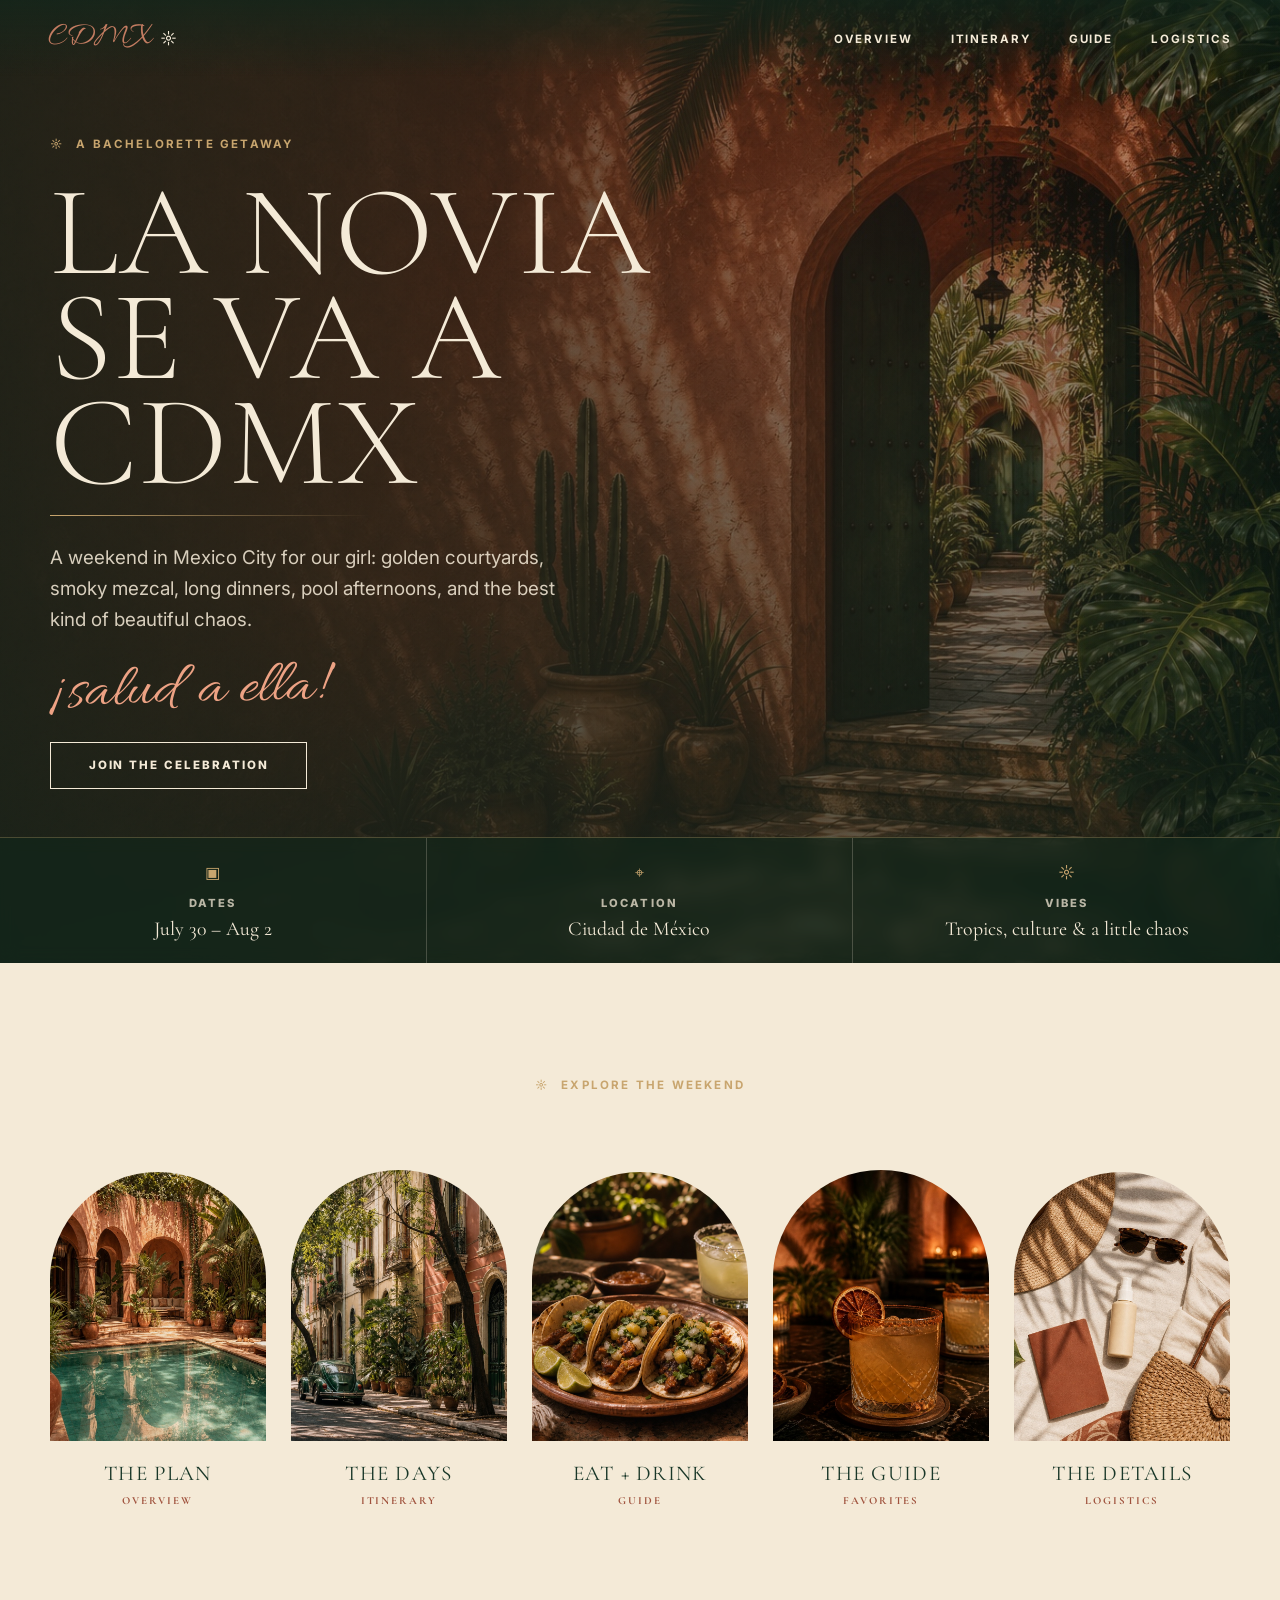
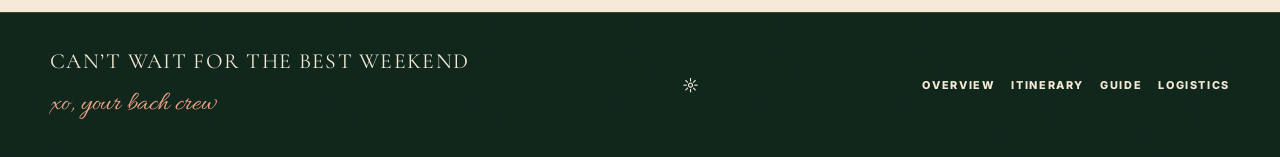
<file: index.html>
<!DOCTYPE html>
<html lang="en">
<head>
  <meta charset="UTF-8" />
  <meta name="viewport" content="width=device-width, initial-scale=1.0" />
  <meta name="description" content="Simi's CDMX bachelorette weekend guide." />
  <title>Simi's Bachelorette · CDMX</title>
  <link rel="preconnect" href="https://fonts.googleapis.com" />
  <link rel="preconnect" href="https://fonts.gstatic.com" crossorigin />
  <link href="https://fonts.googleapis.com/css2?family=Allura&family=Cormorant+Garamond:wght@300;400;500;600&family=Inter:wght@400;500;700;800&display=swap" rel="stylesheet" />
  <link rel="stylesheet" href="css/style.css" />
</head>
<body>
  <a class="skip-link" href="#main">Skip to content</a>
  <header class="site-nav" data-nav>
    <a class="brand" href="index.html" aria-label="CDMX home"><span class="brand__word">CDMX</span><span aria-hidden="true">☼</span></a>
    <button class="nav-toggle" type="button" aria-label="Open navigation" aria-expanded="false" data-nav-toggle><span></span><span></span><span></span></button>
    <nav aria-label="Primary navigation">
      <ul class="nav-links" data-nav-links>
        <li><a class="nav-link" href="overview.html">Overview</a></li>
        <li><a class="nav-link" href="itinerary.html">Itinerary</a></li>
        <li><a class="nav-link" href="guide.html">Guide</a></li>
        <li><a class="nav-link" href="logistics.html">Logistics</a></li>
      </ul>
    </nav>
  </header>

  <main id="main">
    <section class="hero" aria-labelledby="home-title">
      <div class="hero__media hero__media--right">
        <img src="images/hero/courtyard-arch.jpg" alt="Terracotta courtyard archway with tropical greenery in Mexico City" width="1536" height="864" />
      </div>
      <div class="hero__shade" aria-hidden="true"></div>
      <div class="hero__inner">
        <div class="hero__copy" data-reveal>
          <p class="kicker"><span aria-hidden="true">☼</span> A bachelorette getaway</p>
          <h1 class="display" id="home-title">La Novia<br>Se Va A<br>CDMX</h1>
          <div class="ornament" aria-hidden="true"></div>
          <p class="lede">A weekend in Mexico City for our girl: golden courtyards, smoky mezcal, long dinners, pool afternoons, and the best kind of beautiful chaos.</p>
          <p class="script" lang="es">¡salud a ella!</p>
          <a class="btn" href="overview.html">Join the celebration</a>
        </div>
      </div>
      <div class="facts facts--3" aria-label="Trip facts">
        <div class="fact"><span class="fact__icon">▣</span><span class="fact__label">Dates</span><span class="fact__value">July 30 – Aug 2</span></div>
        <div class="fact"><span class="fact__icon">⌖</span><span class="fact__label">Location</span><span class="fact__value">Ciudad de México</span></div>
        <div class="fact"><span class="fact__icon">☼</span><span class="fact__label">Vibes</span><span class="fact__value">Tropics, culture & a little chaos</span></div>
      </div>
    </section>

    <section class="section section--cream">
      <div class="container">
        <div class="section-head">
          <p class="kicker"><span aria-hidden="true">☼</span> Explore the weekend</p>
        </div>
        <div class="preview-grid">
          <a class="preview-card" href="overview.html" data-reveal>
            <div class="arch"><img src="images/hero/casa-pool.jpg" alt="Boutique casa courtyard pool" width="1536" height="864" loading="lazy" /></div>
            <span class="preview-card__title">The Plan<span class="preview-card__meta">Overview</span></span>
          </a>
          <a class="preview-card" href="itinerary.html" data-reveal>
            <div class="arch"><img src="images/hero/roma-street.jpg" alt="Tree-lined Roma Norte street" width="1536" height="864" loading="lazy" /></div>
            <span class="preview-card__title">The Days<span class="preview-card__meta">Itinerary</span></span>
          </a>
          <a class="preview-card" href="guide.html" data-reveal>
            <div class="arch"><img src="images/guide/tacos.jpg" alt="Tacos and margarita in dappled courtyard light" width="1536" height="864" loading="lazy" /></div>
            <span class="preview-card__title">Eat + Drink<span class="preview-card__meta">Guide</span></span>
          </a>
          <a class="preview-card" href="guide.html" data-reveal>
            <div class="arch"><img src="images/guide/cocktails.jpg" alt="Candlelit mezcal cocktails" width="1536" height="864" loading="lazy" /></div>
            <span class="preview-card__title">The Guide<span class="preview-card__meta">Favorites</span></span>
          </a>
          <a class="preview-card" href="logistics.html" data-reveal>
            <div class="arch"><img src="images/logistics/packing.jpg" alt="Vacation packing flatlay on cream linen" width="1536" height="864" loading="lazy" /></div>
            <span class="preview-card__title">The Details<span class="preview-card__meta">Logistics</span></span>
          </a>
        </div>
      </div>
    </section>
  </main>

  <footer class="site-footer">
    <div class="site-footer__inner">
      <div class="footer-note"><b>Can’t wait for the best weekend</b><span>xo, your bach crew</span></div>
      <span aria-hidden="true">☼</span>
      <nav class="footer-nav" aria-label="Footer navigation">
        <a href="overview.html">Overview</a><a href="itinerary.html">Itinerary</a><a href="guide.html">Guide</a><a href="logistics.html">Logistics</a>
      </nav>
    </div>
  </footer>

  <script src="js/main.js"></script>
</body>
</html>
</file>
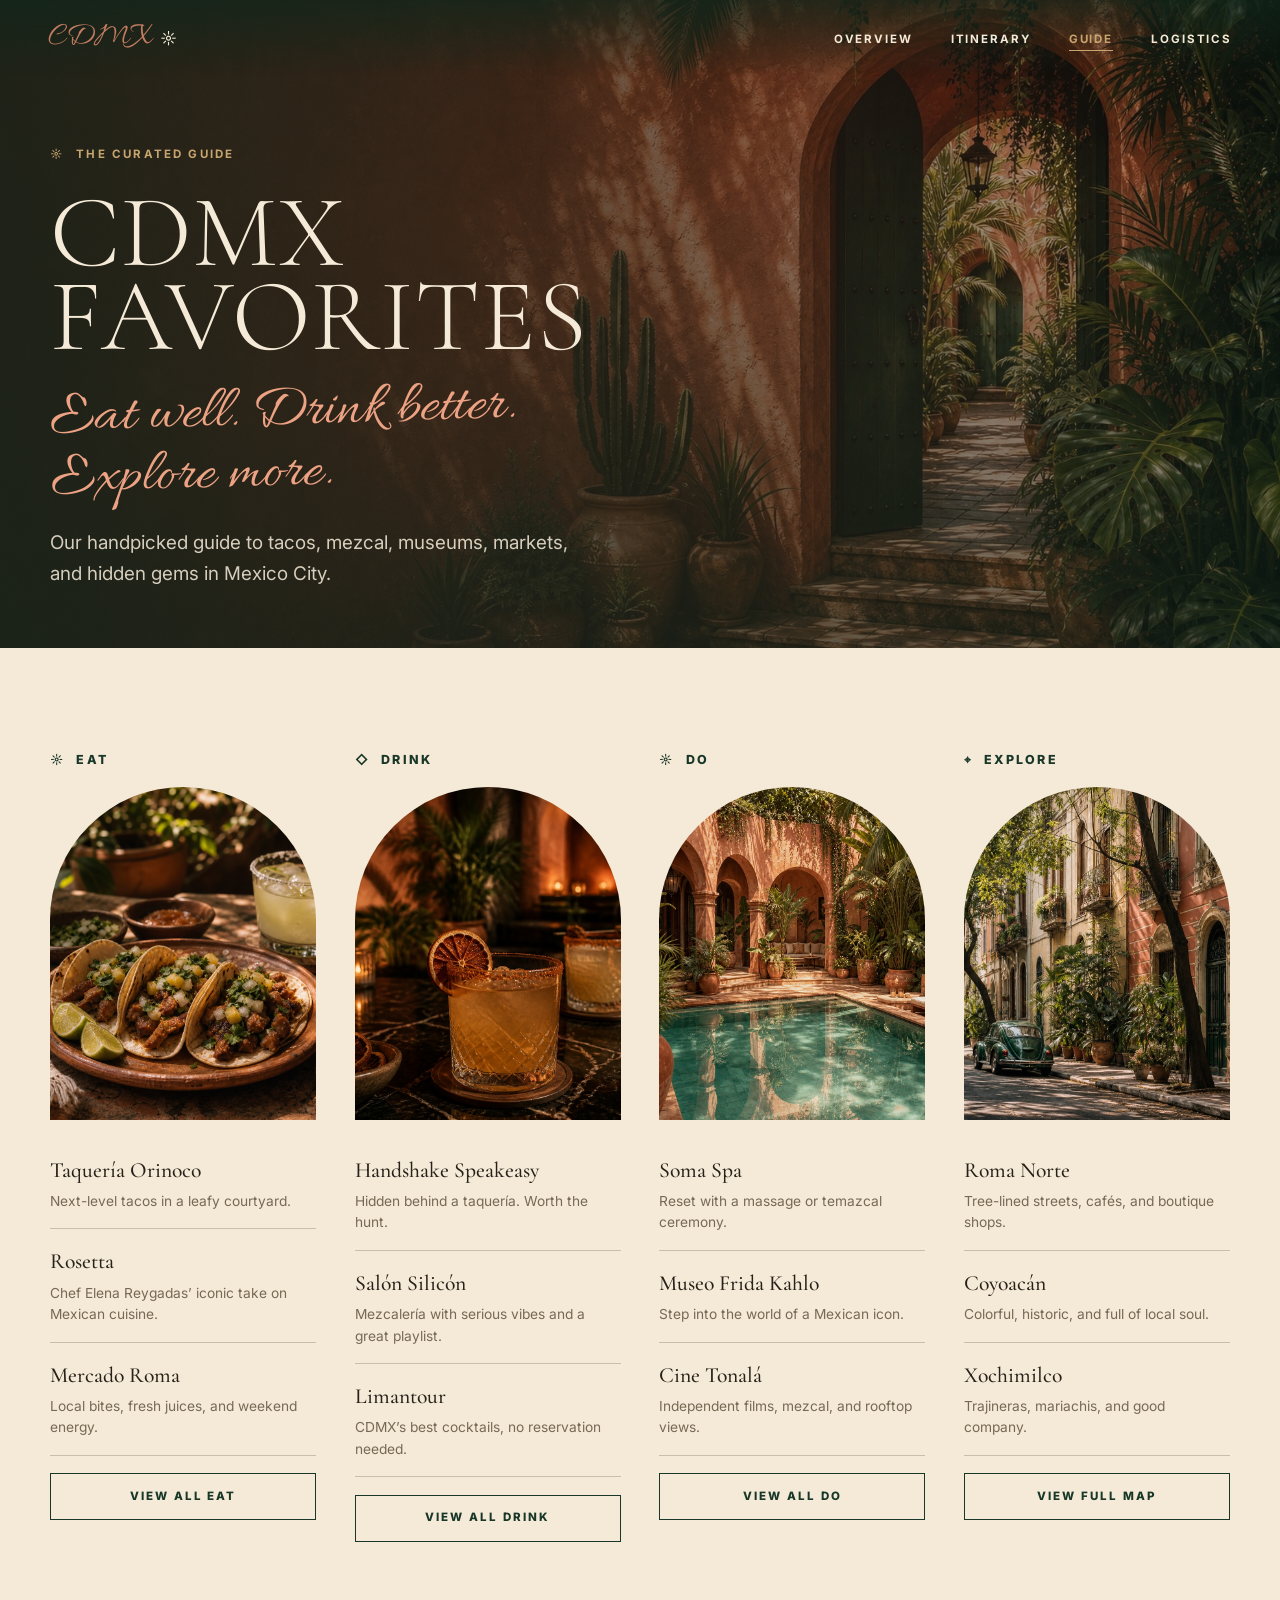
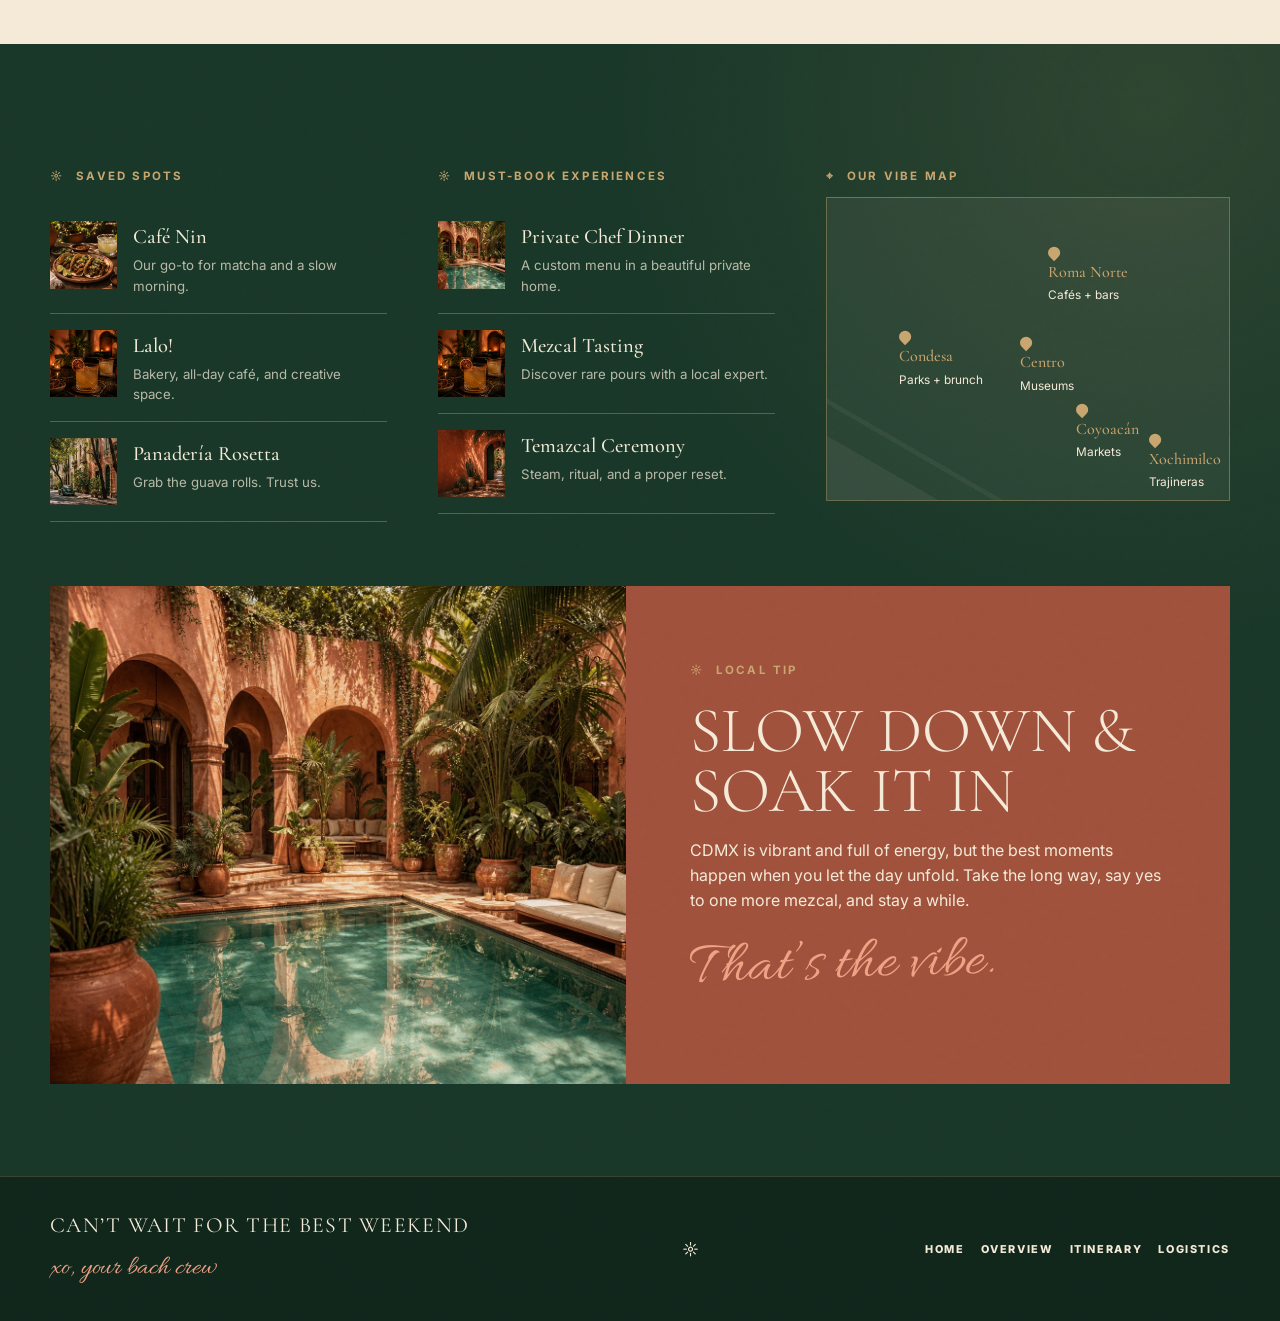
<file: guide.html>
<!DOCTYPE html>
<html lang="en">
<head>
  <meta charset="UTF-8" />
  <meta name="viewport" content="width=device-width, initial-scale=1.0" />
  <meta name="description" content="Curated CDMX favorites for Simi's bachelorette weekend." />
  <title>Guide · Simi's Bachelorette CDMX</title>
  <link rel="preconnect" href="https://fonts.googleapis.com" />
  <link rel="preconnect" href="https://fonts.gstatic.com" crossorigin />
  <link href="https://fonts.googleapis.com/css2?family=Allura&family=Cormorant+Garamond:wght@300;400;500;600&family=Inter:wght@400;500;700;800&display=swap" rel="stylesheet" />
  <link rel="stylesheet" href="css/style.css" />
</head>
<body>
  <a class="skip-link" href="#main">Skip to content</a>
  <header class="site-nav" data-nav>
    <a class="brand" href="index.html" aria-label="CDMX home"><span class="brand__word">CDMX</span><span aria-hidden="true">☼</span></a>
    <button class="nav-toggle" type="button" aria-label="Open navigation" aria-expanded="false" data-nav-toggle><span></span><span></span><span></span></button>
    <nav aria-label="Primary navigation">
      <ul class="nav-links" data-nav-links>
        <li><a class="nav-link" href="overview.html">Overview</a></li>
        <li><a class="nav-link" href="itinerary.html">Itinerary</a></li>
        <li><a class="nav-link" href="guide.html" aria-current="page">Guide</a></li>
        <li><a class="nav-link" href="logistics.html">Logistics</a></li>
      </ul>
    </nav>
  </header>

  <main id="main">
    <section class="hero hero--short" aria-labelledby="guide-title">
      <div class="hero__media hero__media--right"><img src="images/hero/courtyard-arch.jpg" alt="Terracotta courtyard archway with tropical plants" width="1536" height="864" /></div>
      <div class="hero__shade" aria-hidden="true"></div>
      <div class="hero__inner">
        <div class="hero__copy" data-reveal>
          <p class="kicker"><span aria-hidden="true">☼</span> The curated guide</p>
          <h1 class="display display--sm" id="guide-title">CDMX<br>Favorites</h1>
          <p class="script">Eat well. Drink better. Explore more.</p>
          <p class="lede">Our handpicked guide to tacos, mezcal, museums, markets, and hidden gems in Mexico City.</p>
        </div>
      </div>
    </section>

    <section class="section section--cream">
      <div class="container guide-grid">
        <article class="guide-col" data-reveal>
          <div class="guide-col__heading"><span>☼</span><span>Eat</span></div>
          <div class="arch"><img src="images/guide/tacos.jpg" alt="Tacos and margarita in courtyard light" width="1536" height="864" loading="lazy" /></div>
          <ul class="venue-list">
            <li class="venue"><h3>Taquería Orinoco</h3><p>Next-level tacos in a leafy courtyard.</p></li>
            <li class="venue"><h3>Rosetta</h3><p>Chef Elena Reygadas’ iconic take on Mexican cuisine.</p></li>
            <li class="venue"><h3>Mercado Roma</h3><p>Local bites, fresh juices, and weekend energy.</p></li>
          </ul>
          <a class="btn btn--dark" href="#saved">View all eat</a>
        </article>
        <article class="guide-col" data-reveal>
          <div class="guide-col__heading"><span>◇</span><span>Drink</span></div>
          <div class="arch"><img src="images/guide/cocktails.jpg" alt="Mezcal cocktails on a candlelit bar" width="1536" height="864" loading="lazy" /></div>
          <ul class="venue-list">
            <li class="venue"><h3>Handshake Speakeasy</h3><p>Hidden behind a taquería. Worth the hunt.</p></li>
            <li class="venue"><h3>Salón Silicón</h3><p>Mezcalería with serious vibes and a great playlist.</p></li>
            <li class="venue"><h3>Limantour</h3><p>CDMX’s best cocktails, no reservation needed.</p></li>
          </ul>
          <a class="btn btn--dark" href="#saved">View all drink</a>
        </article>
        <article class="guide-col" data-reveal>
          <div class="guide-col__heading"><span>☼</span><span>Do</span></div>
          <div class="arch"><img src="images/hero/casa-pool.jpg" alt="Casa pool courtyard" width="1536" height="864" loading="lazy" /></div>
          <ul class="venue-list">
            <li class="venue"><h3>Soma Spa</h3><p>Reset with a massage or temazcal ceremony.</p></li>
            <li class="venue"><h3>Museo Frida Kahlo</h3><p>Step into the world of a Mexican icon.</p></li>
            <li class="venue"><h3>Cine Tonalá</h3><p>Independent films, mezcal, and rooftop views.</p></li>
          </ul>
          <a class="btn btn--dark" href="#experiences">View all do</a>
        </article>
        <article class="guide-col" data-reveal>
          <div class="guide-col__heading"><span>⌖</span><span>Explore</span></div>
          <div class="arch"><img src="images/hero/roma-street.jpg" alt="Tree-lined Roma Norte street" width="1536" height="864" loading="lazy" /></div>
          <ul class="venue-list">
            <li class="venue"><h3>Roma Norte</h3><p>Tree-lined streets, cafés, and boutique shops.</p></li>
            <li class="venue"><h3>Coyoacán</h3><p>Colorful, historic, and full of local soul.</p></li>
            <li class="venue"><h3>Xochimilco</h3><p>Trajineras, mariachis, and good company.</p></li>
          </ul>
          <a class="btn btn--dark" href="#map">View full map</a>
        </article>
      </div>
    </section>

    <section class="section section--forest texture" id="saved">
      <div class="container dark-grid">
        <div data-reveal>
          <p class="kicker"><span aria-hidden="true">☼</span> Saved spots</p>
          <ul class="mini-list">
            <li class="mini-item"><img src="images/guide/tacos.jpg" alt="Tacos" width="160" height="160" loading="lazy" /><div><h3>Café Nin</h3><p>Our go-to for matcha and a slow morning.</p></div></li>
            <li class="mini-item"><img src="images/guide/cocktails.jpg" alt="Cocktails" width="160" height="160" loading="lazy" /><div><h3>Lalo!</h3><p>Bakery, all-day café, and creative space.</p></div></li>
            <li class="mini-item"><img src="images/hero/roma-street.jpg" alt="Roma street" width="160" height="160" loading="lazy" /><div><h3>Panadería Rosetta</h3><p>Grab the guava rolls. Trust us.</p></div></li>
          </ul>
        </div>
        <div id="experiences" data-reveal>
          <p class="kicker"><span aria-hidden="true">☼</span> Must-book experiences</p>
          <ul class="mini-list">
            <li class="mini-item"><img src="images/hero/casa-pool.jpg" alt="Casa dining courtyard" width="160" height="160" loading="lazy" /><div><h3>Private Chef Dinner</h3><p>A custom menu in a beautiful private home.</p></div></li>
            <li class="mini-item"><img src="images/guide/cocktails.jpg" alt="Mezcal cocktails" width="160" height="160" loading="lazy" /><div><h3>Mezcal Tasting</h3><p>Discover rare pours with a local expert.</p></div></li>
            <li class="mini-item"><img src="images/hero/courtyard-arch.jpg" alt="Courtyard arch" width="160" height="160" loading="lazy" /><div><h3>Temazcal Ceremony</h3><p>Steam, ritual, and a proper reset.</p></div></li>
          </ul>
        </div>
        <div id="map" data-reveal>
          <p class="kicker"><span aria-hidden="true">⌖</span> Our vibe map</p>
          <div class="map-card" aria-label="Stylized CDMX neighborhood map">
            <div class="map-pin map-pin--roma"><b>Roma Norte</b><span>Cafés + bars</span></div>
            <div class="map-pin map-pin--condesa"><b>Condesa</b><span>Parks + brunch</span></div>
            <div class="map-pin map-pin--centro"><b>Centro</b><span>Museums</span></div>
            <div class="map-pin map-pin--coyoacan"><b>Coyoacán</b><span>Markets</span></div>
            <div class="map-pin map-pin--xochimilco"><b>Xochimilco</b><span>Trajineras</span></div>
          </div>
        </div>
      </div>

      <div class="container tip" data-reveal>
        <div class="wide-image"><img src="images/hero/casa-pool.jpg" alt="Warm courtyard lounge beside a pool" width="1536" height="864" loading="lazy" /></div>
        <div class="tip__copy">
          <p class="kicker"><span aria-hidden="true">☼</span> Local tip</p>
          <h2>Slow down & soak it in</h2>
          <p>CDMX is vibrant and full of energy, but the best moments happen when you let the day unfold. Take the long way, say yes to one more mezcal, and stay a while.</p>
          <p class="script">That’s the vibe.</p>
        </div>
      </div>
    </section>
  </main>

  <footer class="site-footer"><div class="site-footer__inner"><div class="footer-note"><b>Can’t wait for the best weekend</b><span>xo, your bach crew</span></div><span aria-hidden="true">☼</span><nav class="footer-nav" aria-label="Footer navigation"><a href="index.html">Home</a><a href="overview.html">Overview</a><a href="itinerary.html">Itinerary</a><a href="logistics.html">Logistics</a></nav></div></footer>
  <script src="js/main.js"></script>
</body>
</html>
</file>
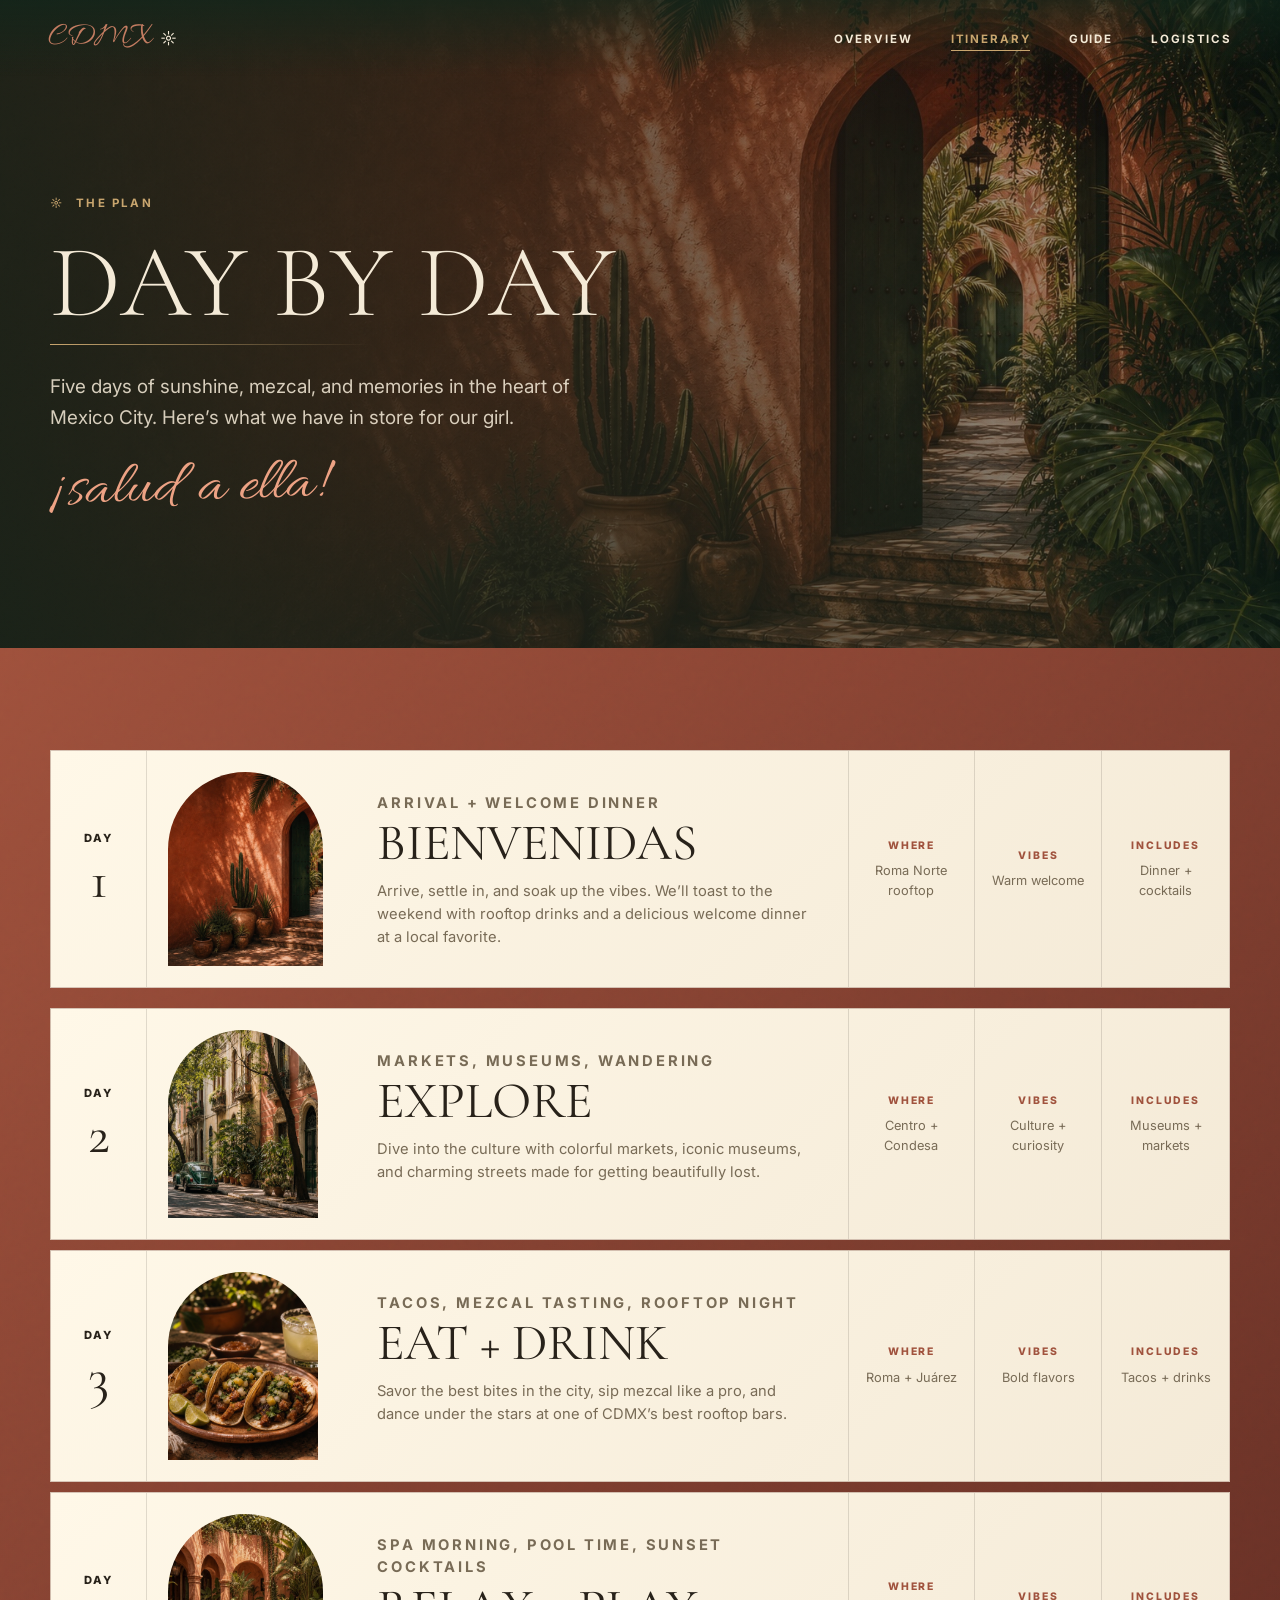
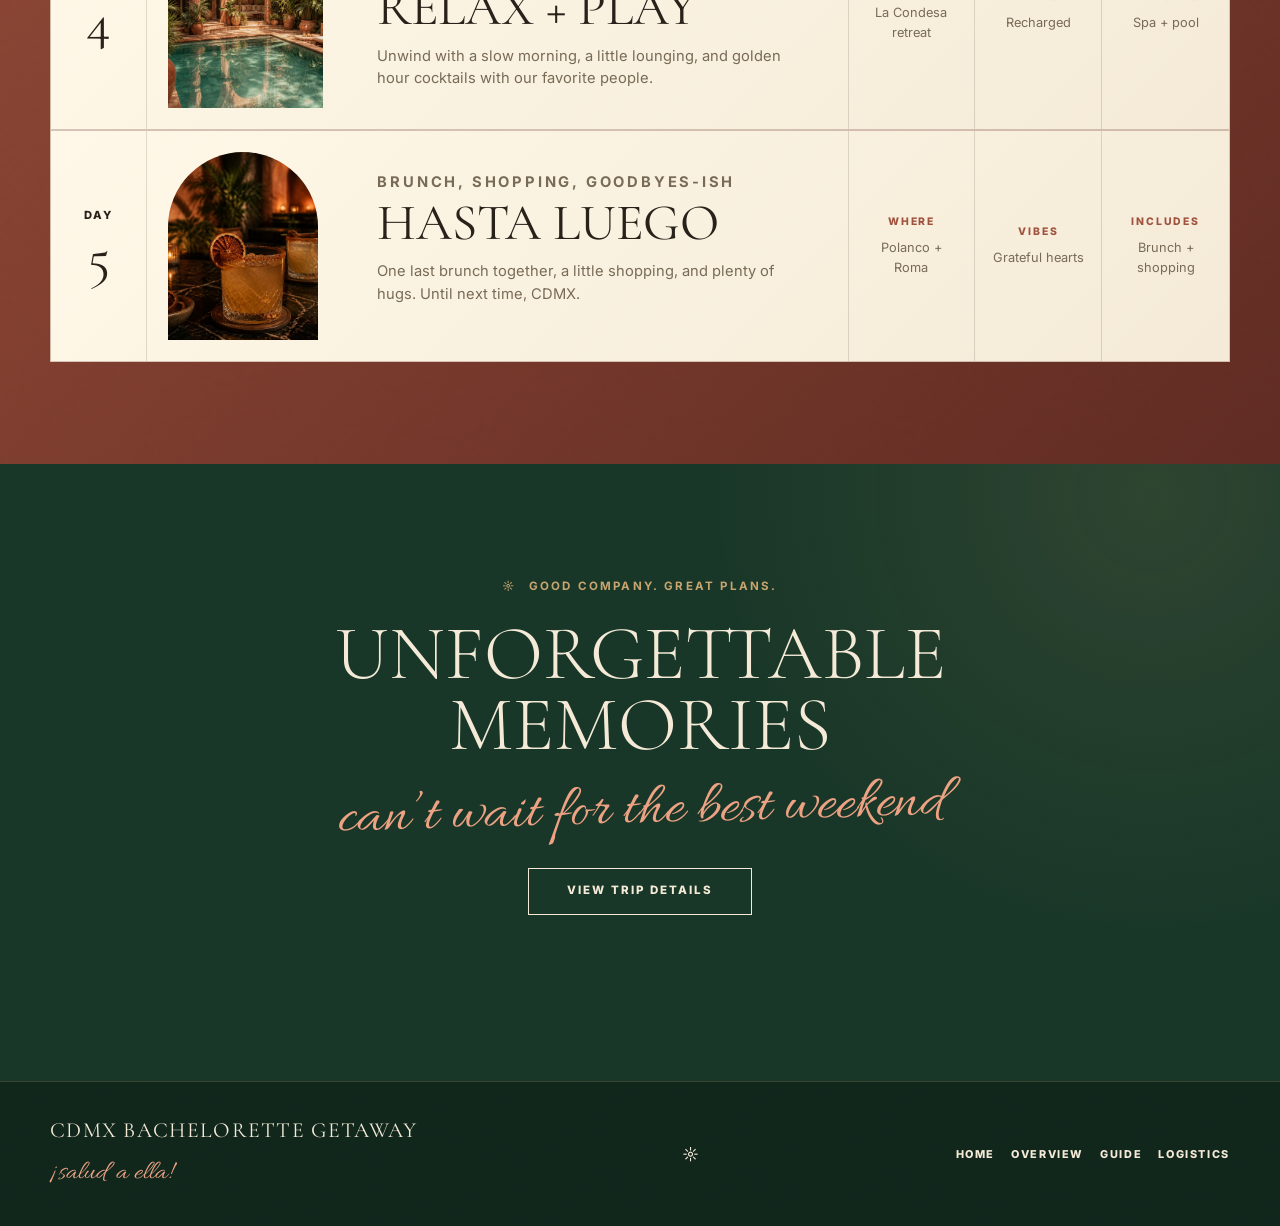
<file: itinerary.html>
<!DOCTYPE html>
<html lang="en">
<head>
  <meta charset="UTF-8" />
  <meta name="viewport" content="width=device-width, initial-scale=1.0" />
  <meta name="description" content="Day-by-day CDMX bachelorette itinerary." />
  <title>Itinerary · Simi's Bachelorette CDMX</title>
  <link rel="preconnect" href="https://fonts.googleapis.com" />
  <link rel="preconnect" href="https://fonts.gstatic.com" crossorigin />
  <link href="https://fonts.googleapis.com/css2?family=Allura&family=Cormorant+Garamond:wght@300;400;500;600&family=Inter:wght@400;500;700;800&display=swap" rel="stylesheet" />
  <link rel="stylesheet" href="css/style.css" />
</head>
<body>
  <a class="skip-link" href="#main">Skip to content</a>
  <header class="site-nav" data-nav>
    <a class="brand" href="index.html" aria-label="CDMX home"><span class="brand__word">CDMX</span><span aria-hidden="true">☼</span></a>
    <button class="nav-toggle" type="button" aria-label="Open navigation" aria-expanded="false" data-nav-toggle><span></span><span></span><span></span></button>
    <nav aria-label="Primary navigation">
      <ul class="nav-links" data-nav-links>
        <li><a class="nav-link" href="overview.html">Overview</a></li>
        <li><a class="nav-link" href="itinerary.html" aria-current="page">Itinerary</a></li>
        <li><a class="nav-link" href="guide.html">Guide</a></li>
        <li><a class="nav-link" href="logistics.html">Logistics</a></li>
      </ul>
    </nav>
  </header>

  <main id="main">
    <section class="hero hero--short" aria-labelledby="itinerary-title">
      <div class="hero__media hero__media--right"><img src="images/hero/courtyard-arch.jpg" alt="Terracotta courtyard archway in Mexico City" width="1536" height="864" /></div>
      <div class="hero__shade" aria-hidden="true"></div>
      <div class="hero__inner">
        <div class="hero__copy" data-reveal>
          <p class="kicker"><span aria-hidden="true">☼</span> The plan</p>
          <h1 class="display display--sm" id="itinerary-title">Day By Day</h1>
          <div class="ornament" aria-hidden="true"></div>
          <p class="lede">Five days of sunshine, mezcal, and memories in the heart of Mexico City. Here’s what we have in store for our girl.</p>
          <p class="script" lang="es">¡salud a ella!</p>
        </div>
      </div>
    </section>

    <section class="section section--terracotta texture">
      <div class="container timeline">
        <article class="day-card" data-reveal>
          <div class="day-card__rail"><span>Day</span><span class="day-card__num">1</span></div>
          <div class="day-card__image"><div class="arch"><img src="images/hero/courtyard-arch.jpg" alt="Arrival courtyard archway" width="1536" height="864" loading="lazy" /></div></div>
          <div class="day-card__body"><p class="kicker">Arrival + welcome dinner</p><h2>Bienvenidas</h2><p>Arrive, settle in, and soak up the vibes. We’ll toast to the weekend with rooftop drinks and a delicious welcome dinner at a local favorite.</p></div>
          <div class="day-card__facts"><div class="day-fact"><span>Where</span><span>Roma Norte rooftop</span></div><div class="day-fact"><span>Vibes</span><span>Warm welcome</span></div><div class="day-fact"><span>Includes</span><span>Dinner + cocktails</span></div></div>
        </article>

        <article class="day-card" data-reveal>
          <div class="day-card__rail"><span>Day</span><span class="day-card__num">2</span></div>
          <div class="day-card__image"><div class="arch"><img src="images/hero/roma-street.jpg" alt="Tree-lined Roma Norte street" width="1536" height="864" loading="lazy" /></div></div>
          <div class="day-card__body"><p class="kicker">Markets, museums, wandering</p><h2>Explore</h2><p>Dive into the culture with colorful markets, iconic museums, and charming streets made for getting beautifully lost.</p></div>
          <div class="day-card__facts"><div class="day-fact"><span>Where</span><span>Centro + Condesa</span></div><div class="day-fact"><span>Vibes</span><span>Culture + curiosity</span></div><div class="day-fact"><span>Includes</span><span>Museums + markets</span></div></div>
        </article>

        <article class="day-card" data-reveal>
          <div class="day-card__rail"><span>Day</span><span class="day-card__num">3</span></div>
          <div class="day-card__image"><div class="arch"><img src="images/guide/tacos.jpg" alt="Tacos and margarita on clay tableware" width="1536" height="864" loading="lazy" /></div></div>
          <div class="day-card__body"><p class="kicker">Tacos, mezcal tasting, rooftop night</p><h2>Eat + Drink</h2><p>Savor the best bites in the city, sip mezcal like a pro, and dance under the stars at one of CDMX’s best rooftop bars.</p></div>
          <div class="day-card__facts"><div class="day-fact"><span>Where</span><span>Roma + Juárez</span></div><div class="day-fact"><span>Vibes</span><span>Bold flavors</span></div><div class="day-fact"><span>Includes</span><span>Tacos + drinks</span></div></div>
        </article>

        <article class="day-card" data-reveal>
          <div class="day-card__rail"><span>Day</span><span class="day-card__num">4</span></div>
          <div class="day-card__image"><div class="arch"><img src="images/hero/casa-pool.jpg" alt="Casa courtyard pool" width="1536" height="864" loading="lazy" /></div></div>
          <div class="day-card__body"><p class="kicker">Spa morning, pool time, sunset cocktails</p><h2>Relax + Play</h2><p>Unwind with a slow morning, a little lounging, and golden hour cocktails with our favorite people.</p></div>
          <div class="day-card__facts"><div class="day-fact"><span>Where</span><span>La Condesa retreat</span></div><div class="day-fact"><span>Vibes</span><span>Recharged</span></div><div class="day-fact"><span>Includes</span><span>Spa + pool</span></div></div>
        </article>

        <article class="day-card" data-reveal>
          <div class="day-card__rail"><span>Day</span><span class="day-card__num">5</span></div>
          <div class="day-card__image"><div class="arch"><img src="images/guide/cocktails.jpg" alt="Candlelit mezcal cocktails" width="1536" height="864" loading="lazy" /></div></div>
          <div class="day-card__body"><p class="kicker">Brunch, shopping, goodbyes-ish</p><h2>Hasta Luego</h2><p>One last brunch together, a little shopping, and plenty of hugs. Until next time, CDMX.</p></div>
          <div class="day-card__facts"><div class="day-fact"><span>Where</span><span>Polanco + Roma</span></div><div class="day-fact"><span>Vibes</span><span>Grateful hearts</span></div><div class="day-fact"><span>Includes</span><span>Brunch + shopping</span></div></div>
        </article>
      </div>
    </section>

    <section class="section section--forest">
      <div class="container section-head">
        <p class="kicker"><span aria-hidden="true">☼</span> Good company. Great plans.</p>
        <h2 class="section-title">Unforgettable Memories</h2>
        <p class="script">can’t wait for the best weekend</p>
        <a class="btn" href="logistics.html">View trip details</a>
      </div>
    </section>
  </main>

  <footer class="site-footer"><div class="site-footer__inner"><div class="footer-note"><b>CDMX bachelorette getaway</b><span>¡salud a ella!</span></div><span aria-hidden="true">☼</span><nav class="footer-nav" aria-label="Footer navigation"><a href="index.html">Home</a><a href="overview.html">Overview</a><a href="guide.html">Guide</a><a href="logistics.html">Logistics</a></nav></div></footer>
  <script src="js/main.js"></script>
</body>
</html>
</file>
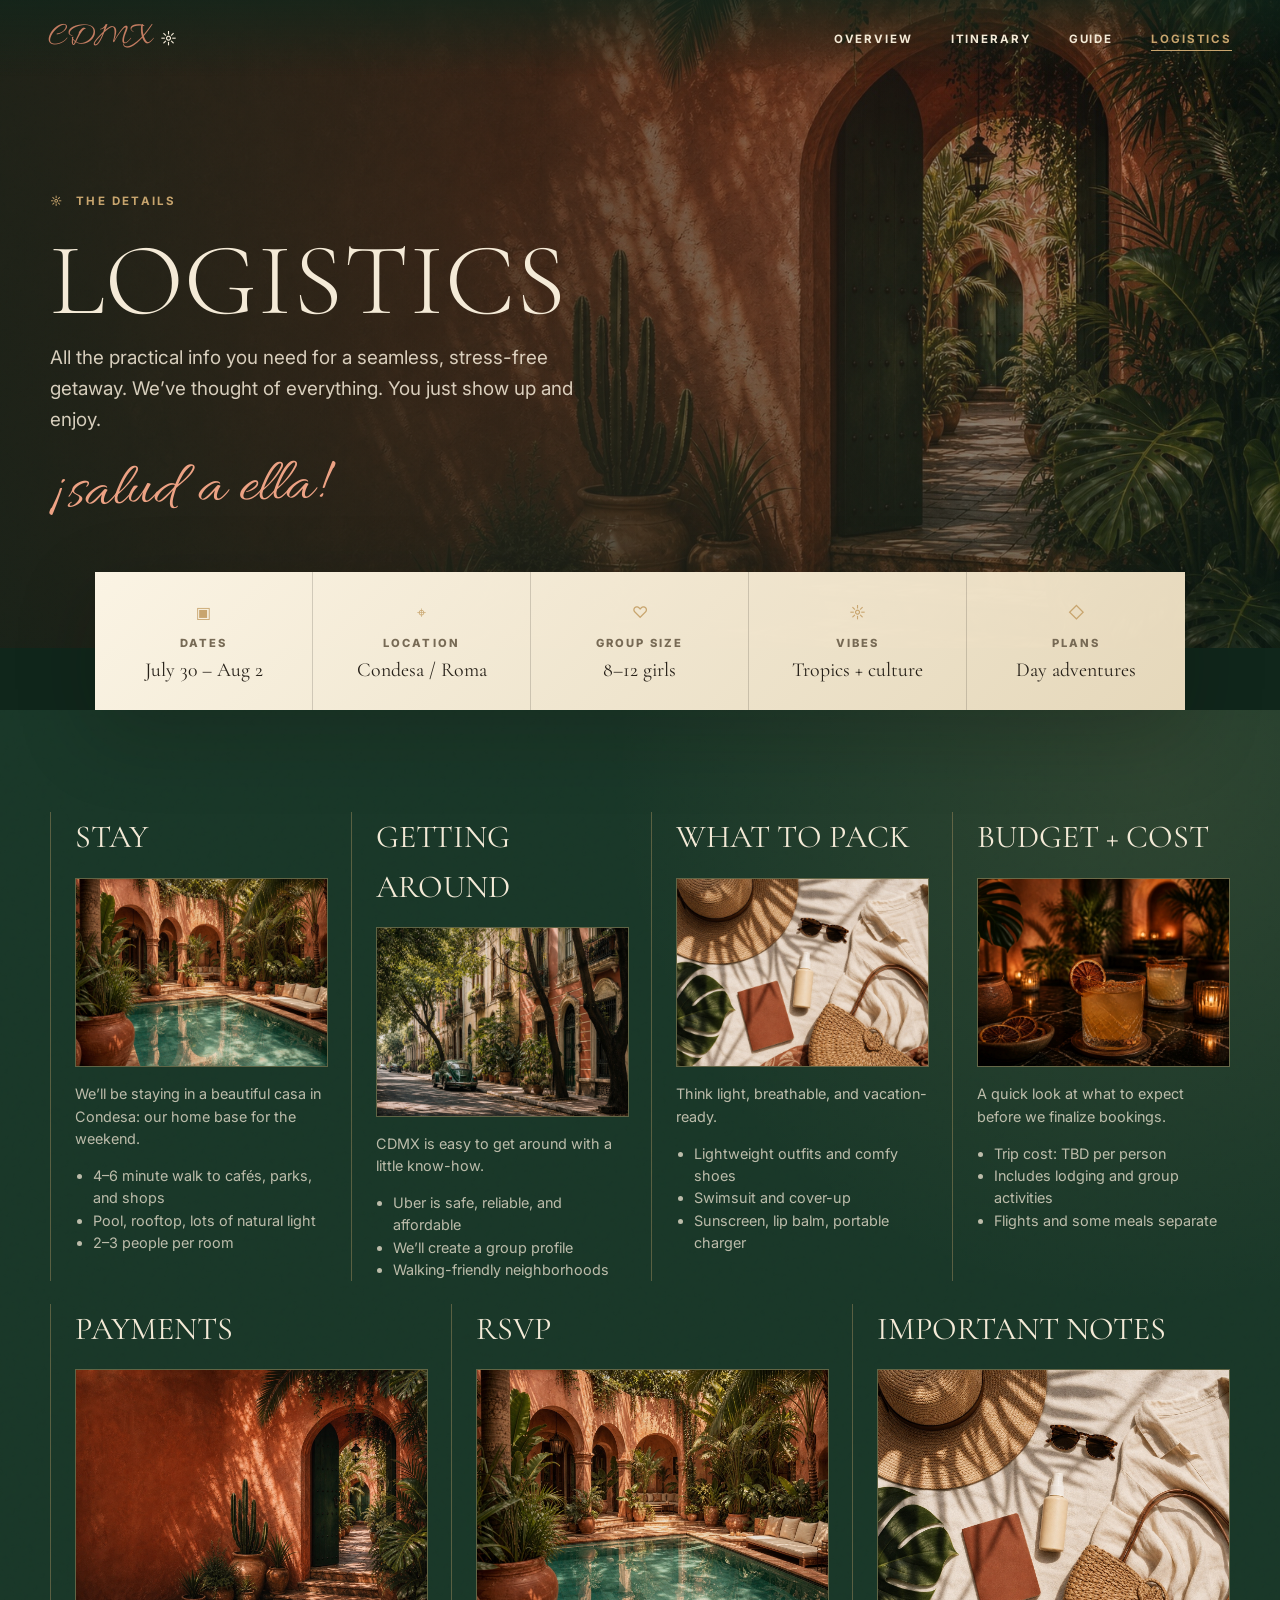
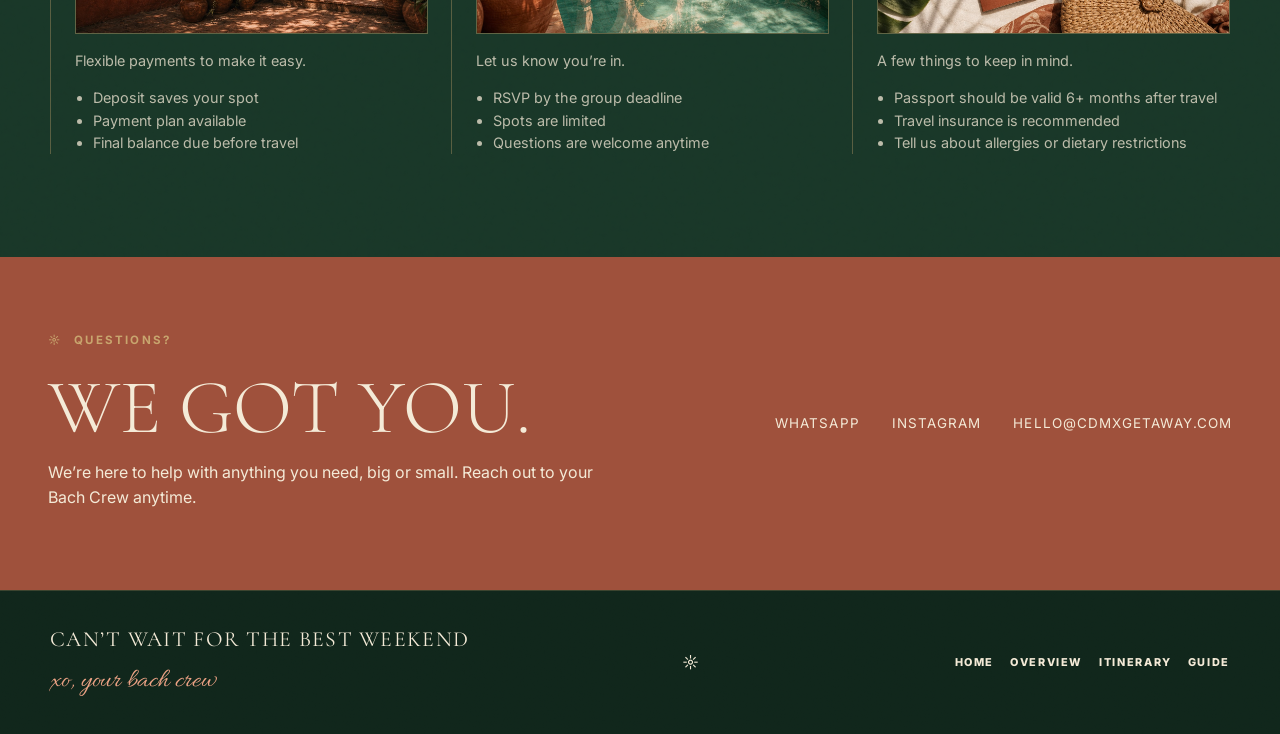
<file: logistics.html>
<!DOCTYPE html>
<html lang="en">
<head>
  <meta charset="UTF-8" />
  <meta name="viewport" content="width=device-width, initial-scale=1.0" />
  <meta name="description" content="Practical logistics for Simi's CDMX bachelorette weekend." />
  <title>Logistics · Simi's Bachelorette CDMX</title>
  <link rel="preconnect" href="https://fonts.googleapis.com" />
  <link rel="preconnect" href="https://fonts.gstatic.com" crossorigin />
  <link href="https://fonts.googleapis.com/css2?family=Allura&family=Cormorant+Garamond:wght@300;400;500;600&family=Inter:wght@400;500;700;800&display=swap" rel="stylesheet" />
  <link rel="stylesheet" href="css/style.css" />
</head>
<body>
  <a class="skip-link" href="#main">Skip to content</a>
  <header class="site-nav" data-nav>
    <a class="brand" href="index.html" aria-label="CDMX home"><span class="brand__word">CDMX</span><span aria-hidden="true">☼</span></a>
    <button class="nav-toggle" type="button" aria-label="Open navigation" aria-expanded="false" data-nav-toggle><span></span><span></span><span></span></button>
    <nav aria-label="Primary navigation">
      <ul class="nav-links" data-nav-links>
        <li><a class="nav-link" href="overview.html">Overview</a></li>
        <li><a class="nav-link" href="itinerary.html">Itinerary</a></li>
        <li><a class="nav-link" href="guide.html">Guide</a></li>
        <li><a class="nav-link" href="logistics.html" aria-current="page">Logistics</a></li>
      </ul>
    </nav>
  </header>

  <main id="main">
    <section class="hero hero--short" aria-labelledby="logistics-title">
      <div class="hero__media hero__media--right"><img src="images/hero/courtyard-arch.jpg" alt="Terracotta doorway and tropical plants" width="1536" height="864" /></div>
      <div class="hero__shade" aria-hidden="true"></div>
      <div class="hero__inner">
        <div class="hero__copy" data-reveal>
          <p class="kicker"><span aria-hidden="true">☼</span> The details</p>
          <h1 class="display display--sm" id="logistics-title">Logistics</h1>
          <p class="lede">All the practical info you need for a seamless, stress-free getaway. We’ve thought of everything. You just show up and enjoy.</p>
          <p class="script" lang="es">¡salud a ella!</p>
        </div>
      </div>
    </section>

    <section class="facts facts--5" aria-label="At a glance">
      <div class="fact"><span class="fact__icon">▣</span><span class="fact__label">Dates</span><span class="fact__value">July 30 – Aug 2</span></div>
      <div class="fact"><span class="fact__icon">⌖</span><span class="fact__label">Location</span><span class="fact__value">Condesa / Roma</span></div>
      <div class="fact"><span class="fact__icon">♡</span><span class="fact__label">Group size</span><span class="fact__value">8–12 girls</span></div>
      <div class="fact"><span class="fact__icon">☼</span><span class="fact__label">Vibes</span><span class="fact__value">Tropics + culture</span></div>
      <div class="fact"><span class="fact__icon">◇</span><span class="fact__label">Plans</span><span class="fact__value">Day adventures</span></div>
    </section>

    <section class="section section--forest texture">
      <div class="container">
        <div class="logistics-grid">
          <article class="log-card" data-reveal>
            <h2>Stay</h2>
            <div class="card-image"><img src="images/hero/casa-pool.jpg" alt="Boutique casa courtyard pool" width="1536" height="864" loading="lazy" /></div>
            <p>We’ll be staying in a beautiful casa in Condesa: our home base for the weekend.</p>
            <ul><li>4–6 minute walk to cafés, parks, and shops</li><li>Pool, rooftop, lots of natural light</li><li>2–3 people per room</li></ul>
          </article>
          <article class="log-card" data-reveal>
            <h2>Getting Around</h2>
            <div class="card-image"><img src="images/hero/roma-street.jpg" alt="Tree-lined Roma Norte street with vintage car" width="1536" height="864" loading="lazy" /></div>
            <p>CDMX is easy to get around with a little know-how.</p>
            <ul><li>Uber is safe, reliable, and affordable</li><li>We’ll create a group profile</li><li>Walking-friendly neighborhoods</li></ul>
          </article>
          <article class="log-card" data-reveal>
            <h2>What To Pack</h2>
            <div class="card-image"><img src="images/logistics/packing.jpg" alt="Vacation packing flatlay" width="1536" height="864" loading="lazy" /></div>
            <p>Think light, breathable, and vacation-ready.</p>
            <ul><li>Lightweight outfits and comfy shoes</li><li>Swimsuit and cover-up</li><li>Sunscreen, lip balm, portable charger</li></ul>
          </article>
          <article class="log-card" data-reveal>
            <h2>Budget + Cost</h2>
            <div class="card-image"><img src="images/guide/cocktails.jpg" alt="Mezcal cocktails on candlelit bar" width="1536" height="864" loading="lazy" /></div>
            <p>A quick look at what to expect before we finalize bookings.</p>
            <ul><li>Trip cost: TBD per person</li><li>Includes lodging and group activities</li><li>Flights and some meals separate</li></ul>
          </article>
        </div>

        <div class="logistics-grid logistics-grid--bottom">
          <article class="log-card" data-reveal>
            <h2>Payments</h2>
            <div class="card-image"><img src="images/hero/courtyard-arch.jpg" alt="Courtyard steps and planters" width="1536" height="864" loading="lazy" /></div>
            <p>Flexible payments to make it easy.</p>
            <ul><li>Deposit saves your spot</li><li>Payment plan available</li><li>Final balance due before travel</li></ul>
          </article>
          <article class="log-card" data-reveal>
            <h2>RSVP</h2>
            <div class="card-image"><img src="images/hero/casa-pool.jpg" alt="Casa courtyard pool" width="1536" height="864" loading="lazy" /></div>
            <p>Let us know you’re in.</p>
            <ul><li>RSVP by the group deadline</li><li>Spots are limited</li><li>Questions are welcome anytime</li></ul>
          </article>
          <article class="log-card" data-reveal>
            <h2>Important Notes</h2>
            <div class="card-image"><img src="images/logistics/packing.jpg" alt="Packing essentials on cream linen" width="1536" height="864" loading="lazy" /></div>
            <p>A few things to keep in mind.</p>
            <ul><li>Passport should be valid 6+ months after travel</li><li>Travel insurance is recommended</li><li>Tell us about allergies or dietary restrictions</li></ul>
          </article>
        </div>
      </div>
    </section>

    <section class="questions">
      <div class="questions__inner">
        <div>
          <p class="kicker"><span aria-hidden="true">☼</span> Questions?</p>
          <h2 class="section-title">We got you.</h2>
          <p>We’re here to help with anything you need, big or small. Reach out to your Bach Crew anytime.</p>
        </div>
        <div class="contact-row">
          <a href="https://wa.me/" aria-label="WhatsApp contact">WhatsApp</a>
          <a href="https://instagram.com/" aria-label="Instagram contact">Instagram</a>
          <a href="mailto:hello@cdmxgetaway.com">hello@cdmxgetaway.com</a>
        </div>
      </div>
    </section>
  </main>

  <footer class="site-footer"><div class="site-footer__inner"><div class="footer-note"><b>Can’t wait for the best weekend</b><span>xo, your bach crew</span></div><span aria-hidden="true">☼</span><nav class="footer-nav" aria-label="Footer navigation"><a href="index.html">Home</a><a href="overview.html">Overview</a><a href="itinerary.html">Itinerary</a><a href="guide.html">Guide</a></nav></div></footer>
  <script src="js/main.js"></script>
</body>
</html>
</file>
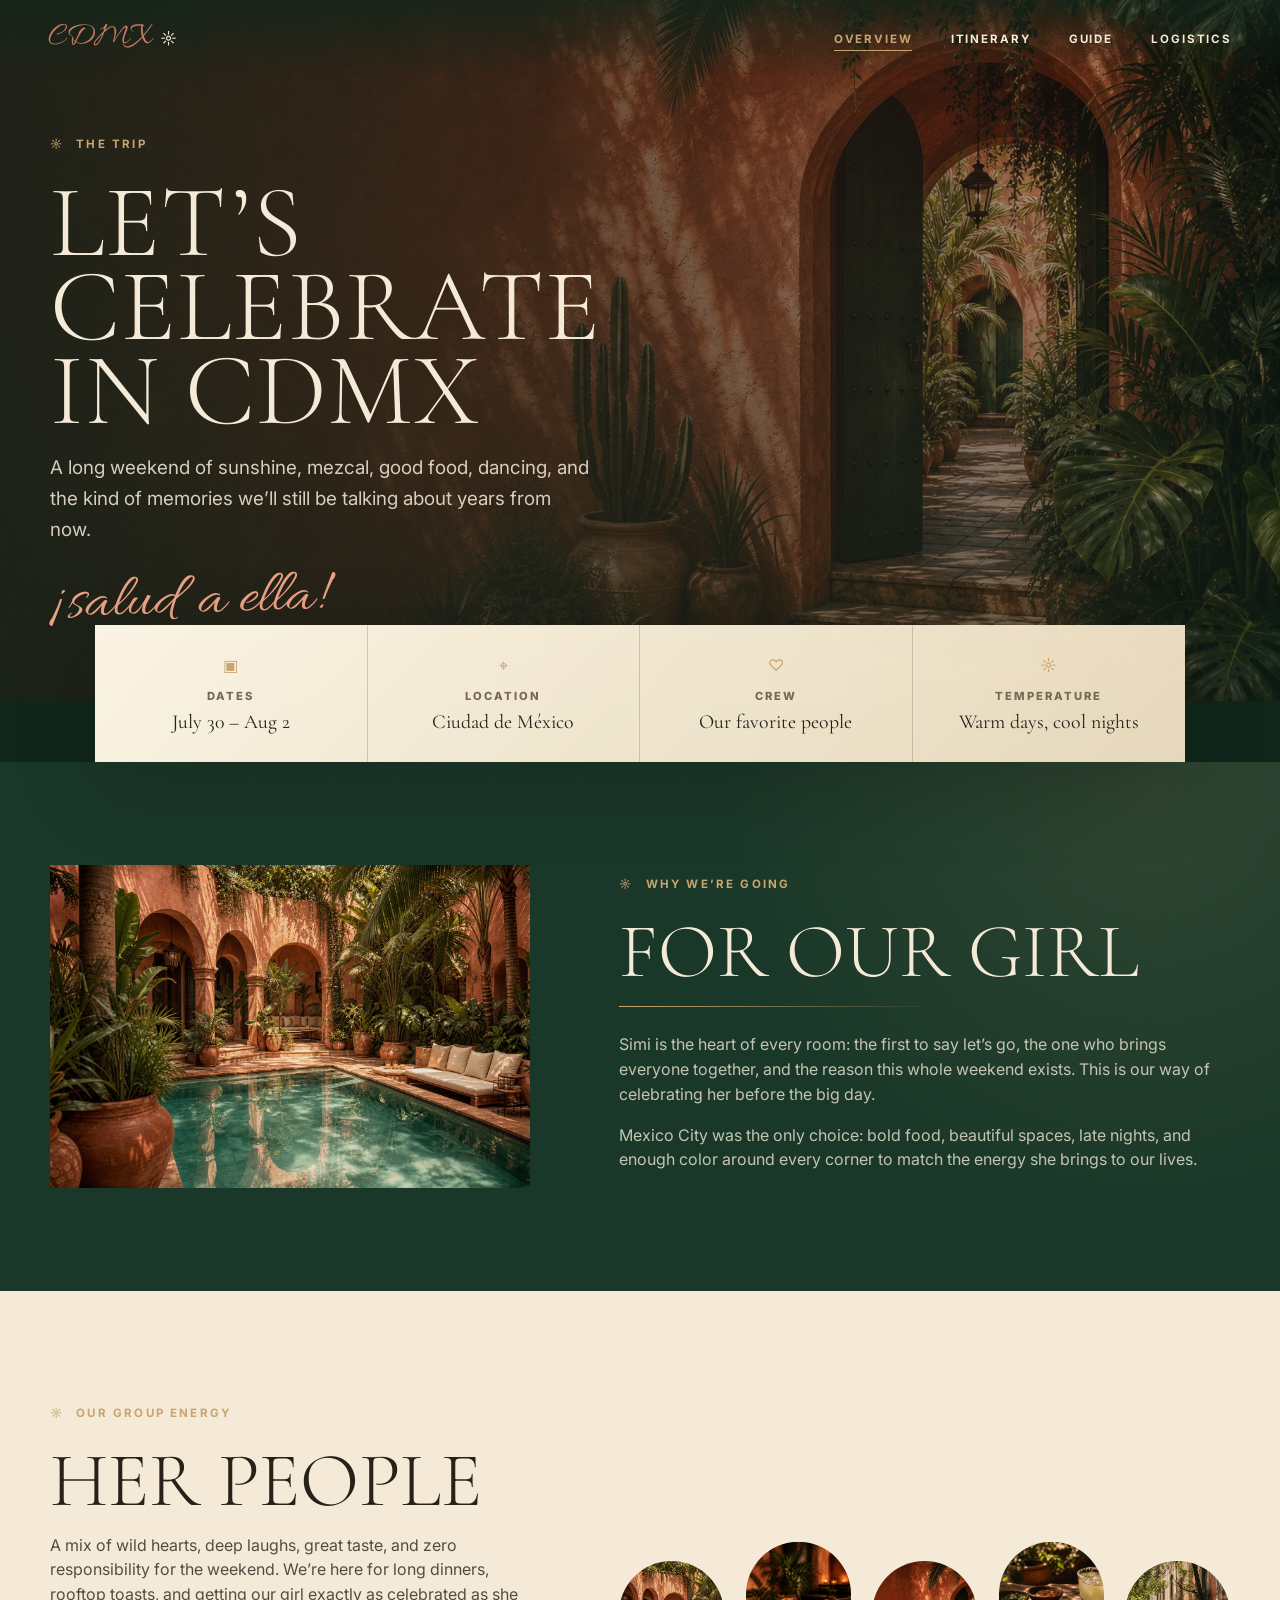
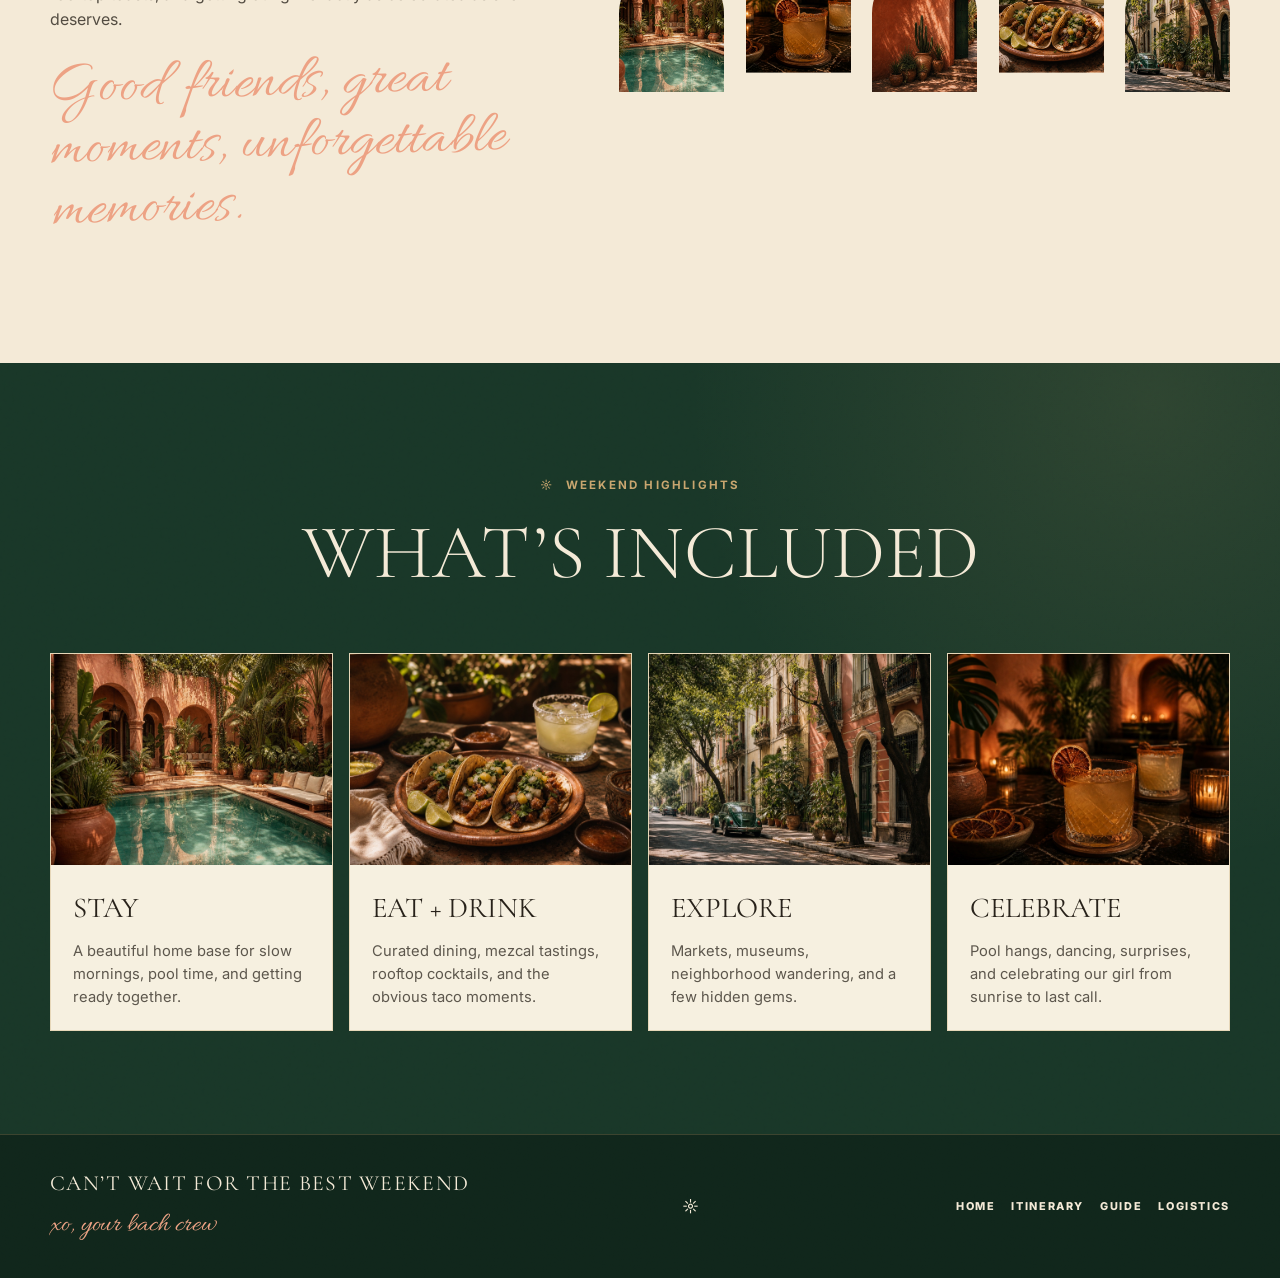
<file: overview.html>
<!DOCTYPE html>
<html lang="en">
<head>
  <meta charset="UTF-8" />
  <meta name="viewport" content="width=device-width, initial-scale=1.0" />
  <meta name="description" content="Trip overview for Simi's CDMX bachelorette weekend." />
  <title>Overview · Simi's Bachelorette CDMX</title>
  <link rel="preconnect" href="https://fonts.googleapis.com" />
  <link rel="preconnect" href="https://fonts.gstatic.com" crossorigin />
  <link href="https://fonts.googleapis.com/css2?family=Allura&family=Cormorant+Garamond:wght@300;400;500;600&family=Inter:wght@400;500;700;800&display=swap" rel="stylesheet" />
  <link rel="stylesheet" href="css/style.css" />
</head>
<body>
  <a class="skip-link" href="#main">Skip to content</a>
  <header class="site-nav" data-nav>
    <a class="brand" href="index.html" aria-label="CDMX home"><span class="brand__word">CDMX</span><span aria-hidden="true">☼</span></a>
    <button class="nav-toggle" type="button" aria-label="Open navigation" aria-expanded="false" data-nav-toggle><span></span><span></span><span></span></button>
    <nav aria-label="Primary navigation">
      <ul class="nav-links" data-nav-links>
        <li><a class="nav-link" href="overview.html" aria-current="page">Overview</a></li>
        <li><a class="nav-link" href="itinerary.html">Itinerary</a></li>
        <li><a class="nav-link" href="guide.html">Guide</a></li>
        <li><a class="nav-link" href="logistics.html">Logistics</a></li>
      </ul>
    </nav>
  </header>

  <main id="main">
    <section class="hero hero--short" aria-labelledby="overview-title">
      <div class="hero__media hero__media--right"><img src="images/hero/courtyard-arch.jpg" alt="Terracotta archway and tropical plants" width="1536" height="864" /></div>
      <div class="hero__shade" aria-hidden="true"></div>
      <div class="hero__inner">
        <div class="hero__copy" data-reveal>
          <p class="kicker"><span aria-hidden="true">☼</span> The trip</p>
          <h1 class="display display--sm" id="overview-title">Let’s Celebrate<br>In CDMX</h1>
          <p class="lede">A long weekend of sunshine, mezcal, good food, dancing, and the kind of memories we’ll still be talking about years from now.</p>
          <p class="script" lang="es">¡salud a ella!</p>
        </div>
      </div>
    </section>

    <section class="facts facts--4" aria-label="Trip at a glance">
      <div class="fact"><span class="fact__icon">▣</span><span class="fact__label">Dates</span><span class="fact__value">July 30 – Aug 2</span></div>
      <div class="fact"><span class="fact__icon">⌖</span><span class="fact__label">Location</span><span class="fact__value">Ciudad de México</span></div>
      <div class="fact"><span class="fact__icon">♡</span><span class="fact__label">Crew</span><span class="fact__value">Our favorite people</span></div>
      <div class="fact"><span class="fact__icon">☼</span><span class="fact__label">Temperature</span><span class="fact__value">Warm days, cool nights</span></div>
    </section>

    <section class="section section--forest texture">
      <div class="container split">
        <div class="wide-image" data-reveal><img src="images/hero/casa-pool.jpg" alt="Boutique casa courtyard pool in Mexico City" width="1536" height="864" loading="lazy" /></div>
        <div data-reveal>
          <p class="kicker"><span aria-hidden="true">☼</span> Why we’re going</p>
          <h2 class="section-title">For Our Girl</h2>
          <div class="ornament" aria-hidden="true"></div>
          <p class="body-copy">Simi is the heart of every room: the first to say let’s go, the one who brings everyone together, and the reason this whole weekend exists. This is our way of celebrating her before the big day.</p>
          <p class="body-copy">Mexico City was the only choice: bold food, beautiful spaces, late nights, and enough color around every corner to match the energy she brings to our lives.</p>
        </div>
      </div>
    </section>

    <section class="section section--cream">
      <div class="container split">
        <div data-reveal>
          <p class="kicker"><span aria-hidden="true">☼</span> Our group energy</p>
          <h2 class="section-title">Her People</h2>
          <p class="body-copy">A mix of wild hearts, deep laughs, great taste, and zero responsibility for the weekend. We’re here for long dinners, rooftop toasts, and getting our girl exactly as celebrated as she deserves.</p>
          <p class="script">Good friends, great moments, unforgettable memories.</p>
        </div>
        <div class="image-strip" data-reveal>
          <div class="arch"><img src="images/hero/casa-pool.jpg" alt="Casa pool courtyard" width="1536" height="864" loading="lazy" /></div>
          <div class="arch"><img src="images/guide/cocktails.jpg" alt="Cocktails by candlelight" width="1536" height="864" loading="lazy" /></div>
          <div class="arch"><img src="images/hero/courtyard-arch.jpg" alt="Terracotta archway" width="1536" height="864" loading="lazy" /></div>
          <div class="arch"><img src="images/guide/tacos.jpg" alt="Tacos and margarita" width="1536" height="864" loading="lazy" /></div>
          <div class="arch"><img src="images/hero/roma-street.jpg" alt="Roma Norte street" width="1536" height="864" loading="lazy" /></div>
        </div>
      </div>
    </section>

    <section class="section section--forest texture">
      <div class="container">
        <div class="section-head">
          <p class="kicker"><span aria-hidden="true">☼</span> Weekend highlights</p>
          <h2 class="section-title">What’s Included</h2>
        </div>
        <div class="cards">
          <article class="info-card" data-reveal><div class="card-image"><img src="images/hero/casa-pool.jpg" alt="Casa pool and arches" width="1536" height="864" loading="lazy" /></div><div class="info-card__body"><h3 class="info-card__title">Stay</h3><p class="info-card__text">A beautiful home base for slow mornings, pool time, and getting ready together.</p></div></article>
          <article class="info-card" data-reveal><div class="card-image"><img src="images/guide/tacos.jpg" alt="Tacos and margarita" width="1536" height="864" loading="lazy" /></div><div class="info-card__body"><h3 class="info-card__title">Eat + Drink</h3><p class="info-card__text">Curated dining, mezcal tastings, rooftop cocktails, and the obvious taco moments.</p></div></article>
          <article class="info-card" data-reveal><div class="card-image"><img src="images/hero/roma-street.jpg" alt="Roma Norte street" width="1536" height="864" loading="lazy" /></div><div class="info-card__body"><h3 class="info-card__title">Explore</h3><p class="info-card__text">Markets, museums, neighborhood wandering, and a few hidden gems.</p></div></article>
          <article class="info-card" data-reveal><div class="card-image"><img src="images/guide/cocktails.jpg" alt="Candlelit mezcal cocktails" width="1536" height="864" loading="lazy" /></div><div class="info-card__body"><h3 class="info-card__title">Celebrate</h3><p class="info-card__text">Pool hangs, dancing, surprises, and celebrating our girl from sunrise to last call.</p></div></article>
        </div>
      </div>
    </section>
  </main>

  <footer class="site-footer">
    <div class="site-footer__inner">
      <div class="footer-note"><b>Can’t wait for the best weekend</b><span>xo, your bach crew</span></div>
      <span aria-hidden="true">☼</span>
      <nav class="footer-nav" aria-label="Footer navigation"><a href="index.html">Home</a><a href="itinerary.html">Itinerary</a><a href="guide.html">Guide</a><a href="logistics.html">Logistics</a></nav>
    </div>
  </footer>
  <script src="js/main.js"></script>
</body>
</html>
</file>
<file: css/style.css>
/* ============================================================
   Simi's Bachelorette CDMX - unified editorial redesign
============================================================ */

:root {
  --terracotta: #9f513c;
  --terracotta-dark: #5f2b22;
  --terracotta-soft: #c47d62;
  --forest: #193728;
  --forest-deep: #10261b;
  --forest-soft: #2a4b37;
  --cream: #f4ead7;
  --cream-strong: #fff8e8;
  --sand: #d7c6a2;
  --gold: #c8a56e;
  --ink: #272119;
  --muted: #776a55;
  --line: rgba(39, 33, 25, 0.22);
  --line-light: rgba(244, 234, 215, 0.24);
  --font-display: "Cormorant Garamond", Georgia, serif;
  --font-body: "Inter", system-ui, -apple-system, BlinkMacSystemFont, sans-serif;
  --font-script: "Allura", "Brush Script MT", cursive;
  --container: 1180px;
  --gutter: clamp(1rem, 4vw, 3rem);
  --nav-h: 76px;
  --radius: 8px;
  --shadow: 0 24px 80px rgba(18, 12, 8, 0.22);
  --ease: cubic-bezier(0.22, 1, 0.36, 1);
}

*,
*::before,
*::after {
  box-sizing: border-box;
}

html {
  scroll-behavior: smooth;
}

body {
  margin: 0;
  font-family: var(--font-body);
  color: var(--ink);
  background: var(--forest-deep);
  line-height: 1.55;
  overflow-x: hidden;
}

img,
svg {
  display: block;
  max-width: 100%;
}

img {
  height: auto;
}

a {
  color: inherit;
  text-decoration: none;
}

button {
  font: inherit;
}

.skip-link {
  position: fixed;
  left: 1rem;
  top: 1rem;
  z-index: 999;
  transform: translateY(-150%);
  background: var(--cream);
  color: var(--forest);
  padding: 0.75rem 1rem;
}

.skip-link:focus {
  transform: translateY(0);
}

.site-nav {
  position: fixed;
  inset: 0 0 auto;
  z-index: 30;
  height: var(--nav-h);
  display: flex;
  align-items: center;
  justify-content: space-between;
  padding: 0 var(--gutter);
  color: var(--cream);
  background: linear-gradient(180deg, rgba(16, 38, 27, 0.68), rgba(16, 38, 27, 0));
  transition: background 220ms var(--ease), backdrop-filter 220ms var(--ease);
}

.site-nav.is-solid,
body.nav-open .site-nav {
  background: rgba(16, 38, 27, 0.9);
  backdrop-filter: blur(14px);
}

.brand {
  display: inline-flex;
  align-items: center;
  gap: 0.45rem;
  color: var(--cream);
  letter-spacing: 0.08em;
}

.brand__word {
  font-family: var(--font-script);
  font-size: 2rem;
  color: var(--terracotta-soft);
  letter-spacing: 0.02em;
}

.sun-mark {
  width: 1.25rem;
  height: 1.25rem;
  color: var(--gold);
  flex: 0 0 auto;
}

.nav-links {
  display: flex;
  align-items: center;
  gap: clamp(1rem, 3vw, 2.75rem);
  list-style: none;
  margin: 0;
  padding: 0;
}

.nav-link {
  position: relative;
  display: inline-block;
  padding: 0.35rem 0;
  font-size: 0.72rem;
  font-weight: 700;
  line-height: 1;
  letter-spacing: 0.16em;
  text-transform: uppercase;
}

.nav-link::after {
  content: "";
  position: absolute;
  left: 0;
  right: 0;
  bottom: 0;
  height: 1px;
  background: var(--gold);
  transform: scaleX(0);
  transform-origin: left;
  transition: transform 220ms var(--ease);
}

.nav-link:hover::after,
.nav-link[aria-current="page"]::after {
  transform: scaleX(1);
}

.nav-link[aria-current="page"] {
  color: var(--gold);
}

.nav-toggle {
  display: none;
  width: 2.75rem;
  height: 2.75rem;
  border: 1px solid rgba(244, 234, 215, 0.38);
  background: rgba(16, 38, 27, 0.35);
  color: var(--cream);
  align-items: center;
  justify-content: center;
  flex-direction: column;
  gap: 5px;
}

.nav-toggle span {
  display: block;
  width: 18px;
  height: 1px;
  background: currentColor;
  transition: transform 220ms var(--ease), opacity 220ms var(--ease);
}

body.nav-open .nav-toggle span:nth-child(1) {
  transform: translateY(6px) rotate(45deg);
}

body.nav-open .nav-toggle span:nth-child(2) {
  opacity: 0;
}

body.nav-open .nav-toggle span:nth-child(3) {
  transform: translateY(-6px) rotate(-45deg);
}

.hero {
  position: relative;
  min-height: 100svh;
  display: flex;
  flex-direction: column;
  overflow: hidden;
  color: var(--cream);
  background: var(--terracotta-dark);
}

.hero--short {
  min-height: 72svh;
}

.hero::before,
.texture::before,
.site-footer::before {
  content: "";
  position: absolute;
  inset: 0;
  pointer-events: none;
  background-image: url("data:image/svg+xml,%3Csvg viewBox='0 0 220 220' xmlns='http://www.w3.org/2000/svg'%3E%3Cfilter id='n'%3E%3CfeTurbulence type='fractalNoise' baseFrequency='.85' numOctaves='4' stitchTiles='stitch'/%3E%3C/filter%3E%3Crect width='100%25' height='100%25' filter='url(%23n)' opacity='.32'/%3E%3C/svg%3E");
  opacity: 0.12;
  mix-blend-mode: overlay;
  z-index: 2;
}

.hero__media {
  position: absolute;
  inset: 0;
  z-index: 0;
}

.hero__media img {
  width: 100%;
  height: 100%;
  object-fit: cover;
}

.hero__media--right img {
  object-position: 68% center;
}

.hero__media--center img {
  object-position: center;
}

.hero__shade {
  position: absolute;
  inset: 0;
  z-index: 1;
  background:
    radial-gradient(circle at 82% 10%, rgba(16, 38, 27, 0.04), rgba(16, 38, 27, 0.52) 54%, rgba(16, 38, 27, 0.74) 100%),
    linear-gradient(90deg, rgba(55, 22, 16, 0.84) 0%, rgba(74, 31, 22, 0.56) 38%, rgba(13, 26, 18, 0.2) 100%);
}

.hero__inner {
  position: relative;
  z-index: 3;
  flex: 1;
  width: min(var(--container), calc(100% - var(--gutter) * 2));
  margin: 0 auto;
  display: flex;
  flex-direction: column;
  justify-content: center;
  align-items: flex-start;
  padding: calc(var(--nav-h) + 3rem) 0 3rem;
}

.hero__copy {
  max-width: 620px;
}

.kicker {
  display: inline-flex;
  align-items: center;
  gap: 0.75rem;
  font-size: 0.72rem;
  font-weight: 700;
  letter-spacing: 0.19em;
  text-transform: uppercase;
  color: var(--gold);
}

.display {
  margin: 1rem 0 1.2rem;
  font-family: var(--font-display);
  font-size: clamp(4rem, 10vw, 9.8rem);
  font-weight: 300;
  line-height: 0.82;
  letter-spacing: 0.01em;
  text-transform: uppercase;
  text-wrap: balance;
}

.display--sm {
  font-size: clamp(3.6rem, 8vw, 7.4rem);
}

.lede {
  max-width: 34rem;
  margin: 0;
  color: rgba(244, 234, 215, 0.86);
  font-size: clamp(1rem, 1.6vw, 1.18rem);
  line-height: 1.65;
}

.script {
  margin: 1.3rem 0 1.6rem;
  font-family: var(--font-script);
  font-size: clamp(2.1rem, 5vw, 3.8rem);
  line-height: 1;
  color: #eda284;
  transform: rotate(-1.6deg);
}

.btn {
  display: inline-flex;
  align-items: center;
  justify-content: center;
  min-height: 2.85rem;
  padding: 0.85rem 2.35rem;
  border: 1px solid currentColor;
  background: transparent;
  color: inherit;
  font-size: 0.72rem;
  font-weight: 800;
  letter-spacing: 0.17em;
  text-transform: uppercase;
  transition: background 220ms var(--ease), color 220ms var(--ease), transform 220ms var(--ease);
}

.btn:hover {
  background: var(--cream);
  color: var(--terracotta-dark);
  transform: translateY(-2px);
}

.btn--dark {
  color: var(--forest);
}

.btn--dark:hover {
  background: var(--forest);
  color: var(--cream);
}

.facts {
  position: relative;
  z-index: 4;
  width: min(1090px, calc(100% - var(--gutter) * 2));
  margin: -4.75rem auto 0;
  display: grid;
  grid-template-columns: repeat(var(--cols, 4), 1fr);
  background: linear-gradient(135deg, rgba(255, 248, 232, 0.98), rgba(238, 223, 193, 0.96));
  color: var(--ink);
  box-shadow: var(--shadow);
}

.facts--3 { --cols: 3; }
.facts--4 { --cols: 4; }
.facts--5 { --cols: 5; }

.hero .facts {
  margin-top: auto;
  width: 100%;
  box-shadow: none;
  background: rgba(18, 38, 27, 0.66);
  color: var(--cream);
  border-top: 1px solid rgba(200, 165, 110, 0.3);
  backdrop-filter: blur(8px);
}

.fact {
  min-height: 8.6rem;
  padding: 1.35rem 1.25rem;
  display: flex;
  flex-direction: column;
  align-items: center;
  justify-content: center;
  text-align: center;
  gap: 0.45rem;
  border-right: 1px solid rgba(39, 33, 25, 0.18);
}

.hero .fact {
  min-height: 6.8rem;
  border-color: rgba(244, 234, 215, 0.22);
}

.fact:last-child {
  border-right: 0;
}

.fact__icon {
  color: var(--gold);
  width: 1.75rem;
  height: 1.75rem;
}

.fact__label {
  font-size: 0.7rem;
  font-weight: 800;
  letter-spacing: 0.18em;
  text-transform: uppercase;
  color: var(--muted);
}

.hero .fact__label {
  color: rgba(244, 234, 215, 0.74);
}

.fact__value {
  font-family: var(--font-display);
  font-size: 1.24rem;
  line-height: 1.1;
}

.section {
  position: relative;
  padding: clamp(4rem, 8vw, 7rem) var(--gutter);
}

.section--cream {
  background: var(--cream);
}

.section--forest {
  background: radial-gradient(circle at 90% 5%, rgba(200, 165, 110, 0.12), transparent 34%), var(--forest);
  color: var(--cream);
}

.section--terracotta {
  background: linear-gradient(135deg, var(--terracotta), var(--terracotta-dark));
  color: var(--cream);
}

.container {
  width: min(var(--container), 100%);
  margin: 0 auto;
}

.section-head {
  max-width: 720px;
  margin: 0 auto clamp(2.5rem, 5vw, 4rem);
  text-align: center;
}

.section-head--left {
  margin-left: 0;
  text-align: left;
}

.section-title {
  margin: 0.75rem 0 0;
  font-family: var(--font-display);
  font-size: clamp(2.8rem, 6vw, 5.4rem);
  font-weight: 300;
  line-height: 0.92;
  text-transform: uppercase;
}

.body-copy {
  max-width: 41rem;
  color: inherit;
  opacity: 0.78;
}

.ornament {
  width: min(320px, 70vw);
  height: 1px;
  margin: 1.1rem 0 1.6rem;
  background: linear-gradient(90deg, var(--gold), transparent);
}

.arch {
  overflow: hidden;
  border-radius: 999px 999px 0 0;
  aspect-ratio: 4 / 5;
  background: var(--sand);
}

.arch img,
.media-card img,
.wide-image img,
.card-image img {
  width: 100%;
  height: 100%;
  object-fit: cover;
  transition: transform 450ms var(--ease);
}

.wide-image {
  overflow: hidden;
  min-height: 18rem;
  height: 100%;
}

.wide-image img {
  min-height: inherit;
}

.arch:hover img,
.media-card:hover img,
.card-image:hover img {
  transform: scale(1.045);
}

.preview-grid {
  display: grid;
  grid-template-columns: repeat(5, 1fr);
  gap: clamp(1rem, 2vw, 2rem);
  align-items: end;
}

.preview-card {
  display: grid;
  gap: 1rem;
  text-align: center;
}

.preview-card:nth-child(even) .arch {
  aspect-ratio: 3.5 / 4.4;
}

.preview-card__title {
  font-family: var(--font-display);
  font-size: 1.32rem;
  text-transform: uppercase;
  letter-spacing: 0.06em;
  color: var(--forest);
}

.preview-card__meta {
  display: block;
  margin-top: 0.2rem;
  font-size: 0.68rem;
  font-weight: 800;
  letter-spacing: 0.18em;
  color: var(--terracotta);
  text-transform: uppercase;
}

.split {
  display: grid;
  grid-template-columns: minmax(0, 0.88fr) minmax(0, 1.12fr);
  gap: clamp(2rem, 7vw, 6rem);
  align-items: center;
}

.image-strip {
  display: grid;
  grid-template-columns: repeat(5, 1fr);
  gap: clamp(0.8rem, 1.7vw, 1.4rem);
  align-items: end;
}

.image-strip .arch:nth-child(even) {
  transform: translateY(-1.2rem);
}

.cards {
  display: grid;
  grid-template-columns: repeat(4, 1fr);
  gap: 1rem;
}

.info-card {
  background: rgba(255, 248, 232, 0.96);
  color: var(--ink);
  border: 1px solid rgba(200, 165, 110, 0.35);
  min-height: 100%;
}

.info-card--dark {
  background: rgba(16, 38, 27, 0.56);
  color: var(--cream);
  border-color: rgba(200, 165, 110, 0.28);
}

.card-image {
  aspect-ratio: 4 / 3;
  overflow: hidden;
}

.info-card__body {
  padding: 1.35rem;
}

.info-card__title {
  margin: 0 0 0.6rem;
  font-family: var(--font-display);
  font-size: 1.8rem;
  font-weight: 400;
  text-transform: uppercase;
  color: inherit;
}

.info-card__text {
  margin: 0;
  font-size: 0.92rem;
  color: inherit;
  opacity: 0.74;
}

.guide-grid {
  display: grid;
  grid-template-columns: repeat(4, 1fr);
  gap: clamp(1.2rem, 3vw, 3rem);
}

.guide-col {
  display: flex;
  flex-direction: column;
  gap: 1.1rem;
}

.guide-col__heading {
  display: flex;
  align-items: center;
  gap: 0.7rem;
  color: var(--forest);
  font-size: 0.78rem;
  font-weight: 800;
  letter-spacing: 0.18em;
  text-transform: uppercase;
}

.venue-list {
  display: grid;
  gap: 0;
  margin: 0;
  padding: 0;
  list-style: none;
}

.venue {
  padding: 1rem 0;
  border-bottom: 1px solid var(--line);
}

.venue h3 {
  margin: 0 0 0.25rem;
  font-family: var(--font-display);
  font-size: 1.35rem;
  font-weight: 500;
}

.venue p {
  margin: 0;
  font-size: 0.86rem;
  color: var(--muted);
}

.dark-grid {
  display: grid;
  grid-template-columns: 1fr 1fr 1.2fr;
  gap: clamp(1.5rem, 4vw, 4rem);
}

.mini-list {
  list-style: none;
  padding: 0;
  margin: 1.5rem 0 0;
  display: grid;
  gap: 1rem;
}

.mini-item {
  display: grid;
  grid-template-columns: 4.2rem 1fr;
  gap: 1rem;
  padding-bottom: 1rem;
  border-bottom: 1px solid var(--line-light);
}

.mini-item img {
  width: 4.2rem;
  height: 4.2rem;
  object-fit: cover;
}

.mini-item h3 {
  margin: 0;
  font-family: var(--font-display);
  font-size: 1.28rem;
  font-weight: 500;
}

.mini-item p {
  margin: 0.15rem 0 0;
  font-size: 0.83rem;
  opacity: 0.72;
}

.map-card {
  position: relative;
  min-height: 19rem;
  padding: 1.2rem;
  border: 1px solid rgba(200, 165, 110, 0.4);
  background:
    linear-gradient(30deg, rgba(244, 234, 215, 0.06) 12%, transparent 12% 18%, rgba(244, 234, 215, 0.05) 18% 19%, transparent 19%),
    rgba(244, 234, 215, 0.06);
  overflow: hidden;
}

.map-pin {
  position: absolute;
  display: grid;
  gap: 0.1rem;
  color: var(--cream);
  font-size: 0.74rem;
}

.map-pin--roma { left: 55%; top: 16%; }
.map-pin--condesa { left: 18%; top: 44%; }
.map-pin--centro { left: 48%; top: 46%; }
.map-pin--coyoacan { left: 62%; top: 68%; }
.map-pin--xochimilco { left: 80%; top: 78%; }

.map-pin::before {
  content: "";
  width: 0.72rem;
  height: 0.72rem;
  border-radius: 50% 50% 50% 0;
  background: var(--gold);
  transform: rotate(-45deg);
}

.map-pin b {
  color: var(--gold);
  font-family: var(--font-display);
  font-size: 1rem;
  font-weight: 500;
}

.tip {
  display: grid;
  grid-template-columns: 1fr 1.05fr;
  background: var(--terracotta);
  color: var(--cream);
  margin-top: 4rem;
}

.tip .wide-image {
  min-height: 19rem;
}

.tip__copy {
  padding: clamp(2rem, 5vw, 4rem);
}

.tip__copy h2 {
  margin: 0.6rem 0 1rem;
  font-family: var(--font-display);
  font-size: clamp(2.3rem, 5vw, 4rem);
  font-weight: 300;
  line-height: 0.95;
  text-transform: uppercase;
}

.timeline {
  display: grid;
  gap: 0.65rem;
}

.day-card {
  display: grid;
  grid-template-columns: 6rem 12rem minmax(0, 1.2fr) minmax(18rem, 0.9fr);
  align-items: stretch;
  background: linear-gradient(135deg, var(--cream-strong), var(--cream));
  color: var(--ink);
  border: 1px solid rgba(95, 43, 34, 0.25);
  overflow: hidden;
}

.day-card__rail {
  display: flex;
  flex-direction: column;
  align-items: center;
  justify-content: center;
  gap: 0.35rem;
  border-right: 1px solid rgba(39, 33, 25, 0.14);
}

.day-card__rail span:first-child {
  font-size: 0.7rem;
  font-weight: 800;
  letter-spacing: 0.16em;
  text-transform: uppercase;
}

.day-card__num {
  font-family: var(--font-display);
  font-size: 3.4rem;
  line-height: 1;
}

.day-card__image {
  padding: 1.3rem;
}

.day-card__image .arch {
  height: 100%;
}

.day-card__body {
  padding: clamp(1.4rem, 3vw, 2.4rem);
}

.day-card__body h2 {
  margin: 0.3rem 0 0.75rem;
  font-family: var(--font-display);
  font-size: clamp(2rem, 4vw, 3.5rem);
  font-weight: 400;
  line-height: 0.95;
  text-transform: uppercase;
}

.day-card__body p {
  margin: 0;
  color: var(--muted);
  font-size: 0.92rem;
}

.day-card__facts {
  display: grid;
  grid-template-columns: repeat(3, 1fr);
  border-left: 1px solid rgba(39, 33, 25, 0.14);
}

.day-fact {
  display: flex;
  flex-direction: column;
  align-items: center;
  justify-content: center;
  gap: 0.45rem;
  padding: 1rem;
  text-align: center;
  border-right: 1px solid rgba(39, 33, 25, 0.14);
}

.day-fact:last-child {
  border-right: 0;
}

.day-fact span:first-child {
  font-size: 0.65rem;
  font-weight: 800;
  letter-spacing: 0.18em;
  color: var(--terracotta);
  text-transform: uppercase;
}

.day-fact span:last-child {
  font-size: 0.8rem;
  color: var(--muted);
}

.logistics-grid {
  display: grid;
  grid-template-columns: repeat(4, 1fr);
  gap: 1.4rem;
}

.logistics-grid--bottom {
  grid-template-columns: repeat(3, 1fr);
  margin-top: 1.4rem;
}

.log-card {
  color: var(--cream);
  border-left: 1px solid rgba(200, 165, 110, 0.36);
  padding: 0 0 0 1.5rem;
}

.log-card h2 {
  margin: 0 0 1rem;
  font-family: var(--font-display);
  font-size: 2rem;
  font-weight: 400;
  text-transform: uppercase;
}

.log-card .card-image {
  margin-bottom: 1rem;
  border: 1px solid rgba(200, 165, 110, 0.4);
}

.log-card p,
.log-card li {
  color: rgba(244, 234, 215, 0.74);
  font-size: 0.9rem;
}

.log-card ul {
  margin: 0.85rem 0 0;
  padding-left: 1.1rem;
}

.questions {
  display: grid;
  grid-template-columns: 1fr 1fr;
  gap: 2rem;
  align-items: center;
  background: var(--terracotta);
  color: var(--cream);
  padding: clamp(2rem, 5vw, 4rem) var(--gutter);
}

.questions__inner {
  width: min(var(--container), 100%);
  margin: 0 auto;
  display: contents;
}

.contact-row {
  display: flex;
  flex-wrap: wrap;
  gap: 1rem 2rem;
  justify-content: flex-end;
  font-size: 0.84rem;
  letter-spacing: 0.08em;
  text-transform: uppercase;
}

.site-footer {
  position: relative;
  overflow: hidden;
  background: var(--forest-deep);
  color: var(--cream);
  padding: 2rem var(--gutter);
  border-top: 1px solid rgba(200, 165, 110, 0.24);
}

.site-footer__inner {
  position: relative;
  z-index: 1;
  width: min(var(--container), 100%);
  margin: 0 auto;
  display: grid;
  grid-template-columns: 1.2fr auto 1fr;
  gap: 1.5rem;
  align-items: center;
}

.footer-note {
  display: grid;
  gap: 0.25rem;
}

.footer-note b {
  font-family: var(--font-display);
  font-size: 1.35rem;
  font-weight: 400;
  letter-spacing: 0.06em;
  text-transform: uppercase;
}

.footer-note span {
  font-family: var(--font-script);
  color: #eda284;
  font-size: 1.7rem;
}

.footer-nav {
  display: flex;
  gap: 1rem;
  flex-wrap: wrap;
  justify-content: flex-end;
  font-size: 0.68rem;
  font-weight: 800;
  letter-spacing: 0.15em;
  text-transform: uppercase;
}

[data-reveal] {
  opacity: 1;
  transform: translateY(10px);
  transition: transform 600ms var(--ease);
}

[data-reveal].is-visible {
  transform: none;
}

@media (max-width: 1050px) {
  .preview-grid,
  .guide-grid,
  .cards,
  .logistics-grid {
    grid-template-columns: repeat(2, 1fr);
  }

  .dark-grid,
  .split,
  .tip,
  .questions__inner {
    grid-template-columns: 1fr;
  }

  .day-card {
    grid-template-columns: 5rem 10rem 1fr;
  }

  .day-card__facts {
    grid-column: 1 / -1;
    border-left: 0;
    border-top: 1px solid rgba(39, 33, 25, 0.14);
  }

  .logistics-grid--bottom {
    grid-template-columns: repeat(2, 1fr);
  }
}

@media (max-width: 760px) {
  :root {
    --nav-h: 68px;
  }

  .nav-toggle {
    display: flex;
    position: relative;
    z-index: 34;
  }

  .nav-links {
    position: fixed;
    inset: 0;
    z-index: 32;
    display: flex;
    flex-direction: column;
    justify-content: center;
    background: rgba(16, 38, 27, 0.97);
    transform: translateX(100%);
    transition: transform 320ms var(--ease);
  }

  body.nav-open .nav-links {
    transform: translateX(0);
  }

  .nav-link {
    font-size: 1rem;
  }

  body.nav-open {
    overflow: hidden;
  }

  .brand__word {
    font-size: 1.65rem;
  }

  .hero {
    min-height: 92svh;
  }

  .hero__inner {
    padding-top: calc(var(--nav-h) + 2rem);
  }

  .display {
    font-size: clamp(3.35rem, 18vw, 5.7rem);
  }

  .facts,
  .hero .facts {
    grid-template-columns: repeat(2, 1fr);
    margin-top: 0;
  }

  .fact,
  .hero .fact {
    min-height: 7rem;
    border-bottom: 1px solid rgba(39, 33, 25, 0.16);
  }

  .hero .fact {
    border-bottom-color: rgba(244, 234, 215, 0.18);
  }

  .fact:nth-child(even) {
    border-right: 0;
  }

  .preview-grid,
  .guide-grid,
  .cards,
  .logistics-grid,
  .logistics-grid--bottom,
  .image-strip {
    grid-template-columns: 1fr;
  }

  .image-strip .arch:nth-child(even) {
    transform: none;
  }

  .day-card {
    grid-template-columns: 1fr;
  }

  .day-card__rail {
    flex-direction: row;
    justify-content: flex-start;
    padding: 1rem 1.25rem;
    border-right: 0;
    border-bottom: 1px solid rgba(39, 33, 25, 0.14);
  }

  .day-card__image {
    padding: 1rem 1.25rem 0;
  }

  .day-card__image .arch {
    aspect-ratio: 16 / 10;
    border-radius: var(--radius);
  }

  .day-card__facts {
    grid-template-columns: 1fr;
  }

  .day-fact {
    border-right: 0;
    border-bottom: 1px solid rgba(39, 33, 25, 0.14);
  }

  .day-fact:last-child {
    border-bottom: 0;
  }

  .site-footer__inner {
    grid-template-columns: 1fr;
    text-align: center;
  }

  .footer-nav,
  .contact-row {
    justify-content: center;
  }
}

@media (prefers-reduced-motion: reduce) {
  *,
  *::before,
  *::after {
    animation-duration: 0.01ms !important;
    animation-iteration-count: 1 !important;
    scroll-behavior: auto !important;
    transition-duration: 0.01ms !important;
  }

  [data-reveal] {
    opacity: 1;
    transform: none;
  }
}
</file>
